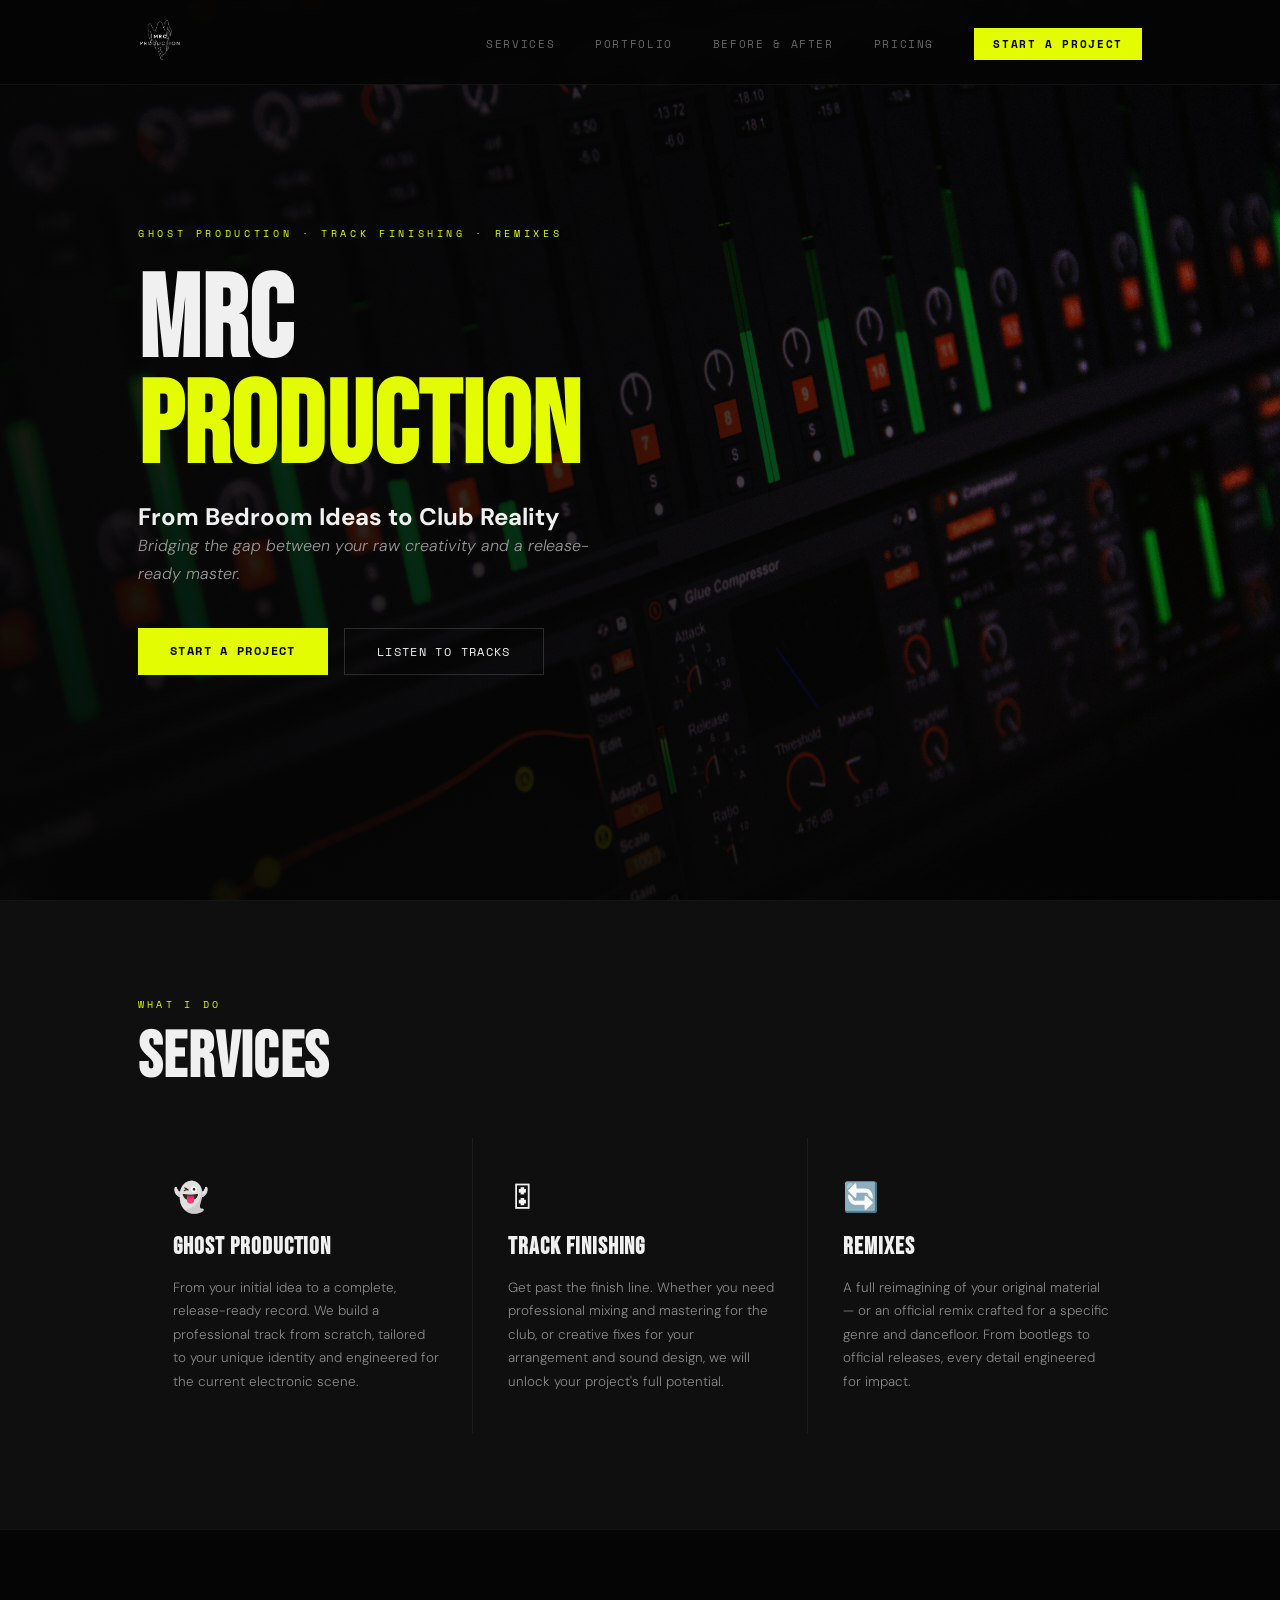
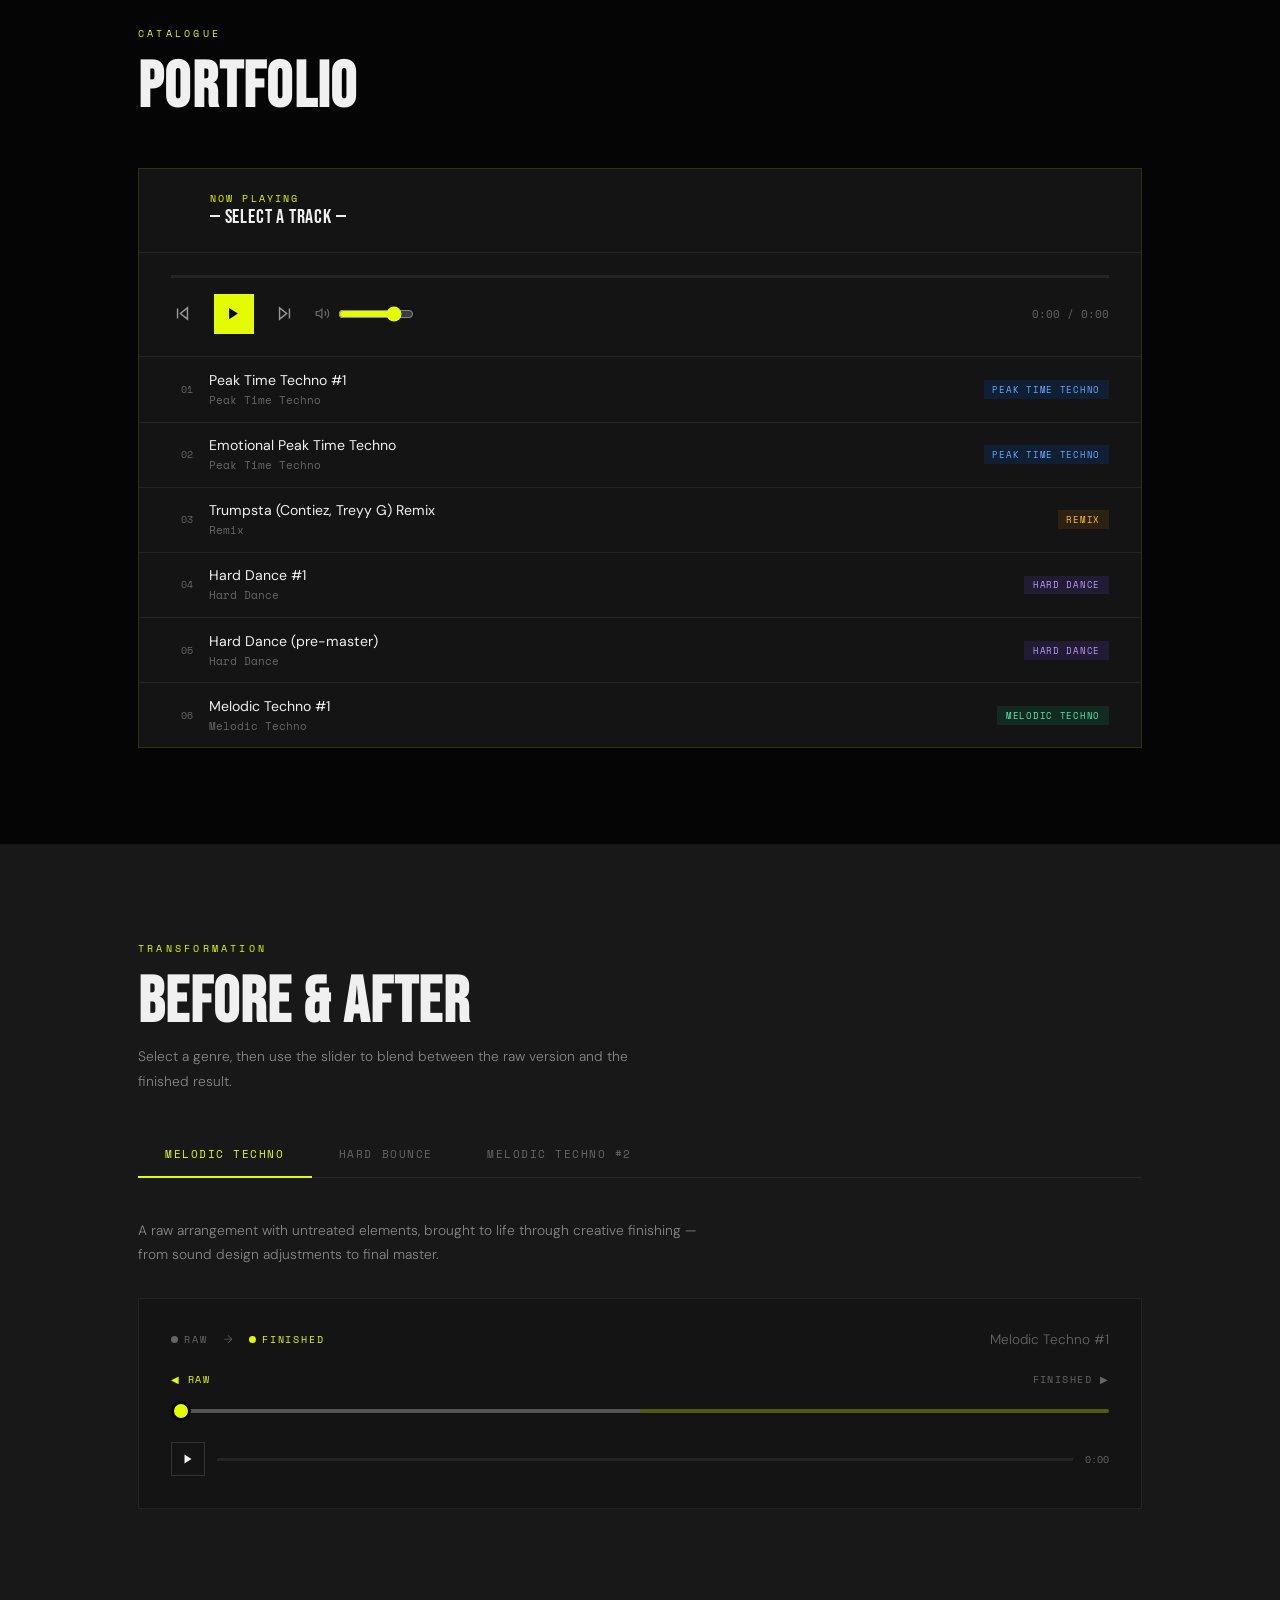
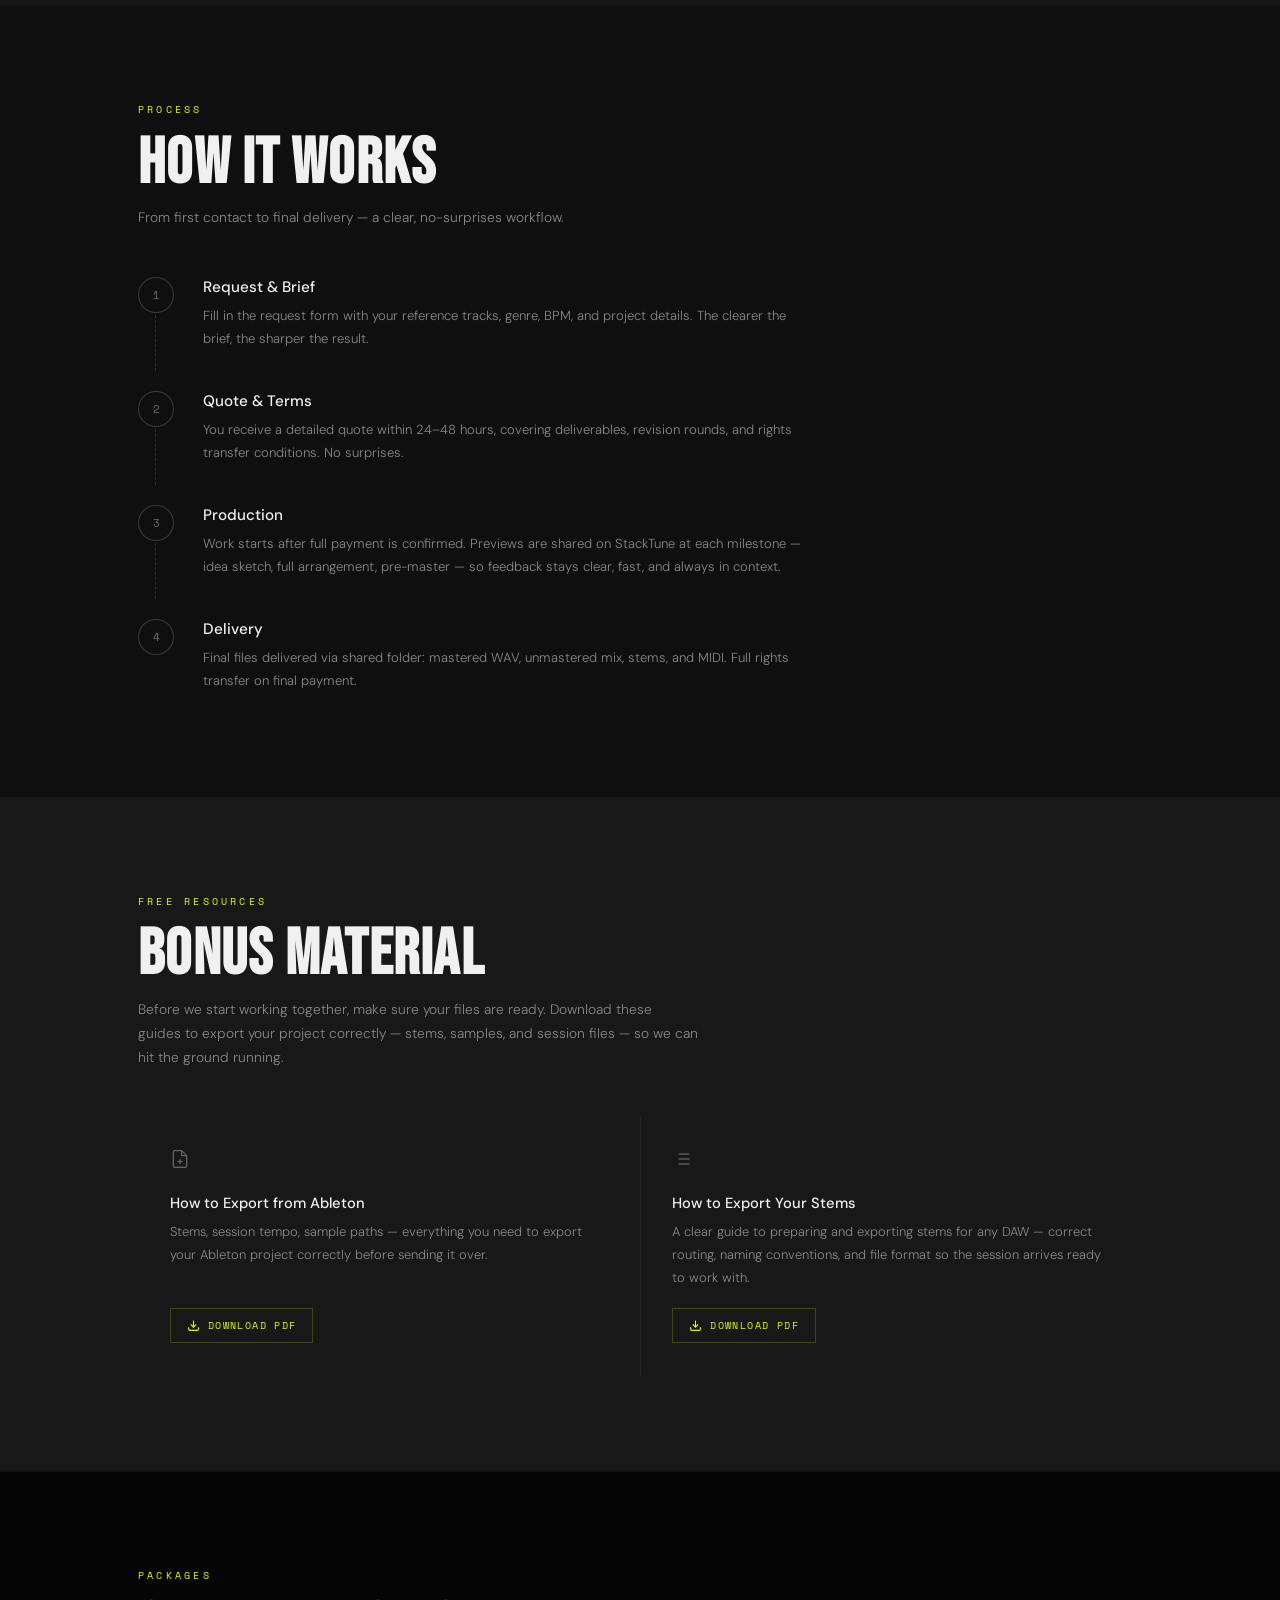
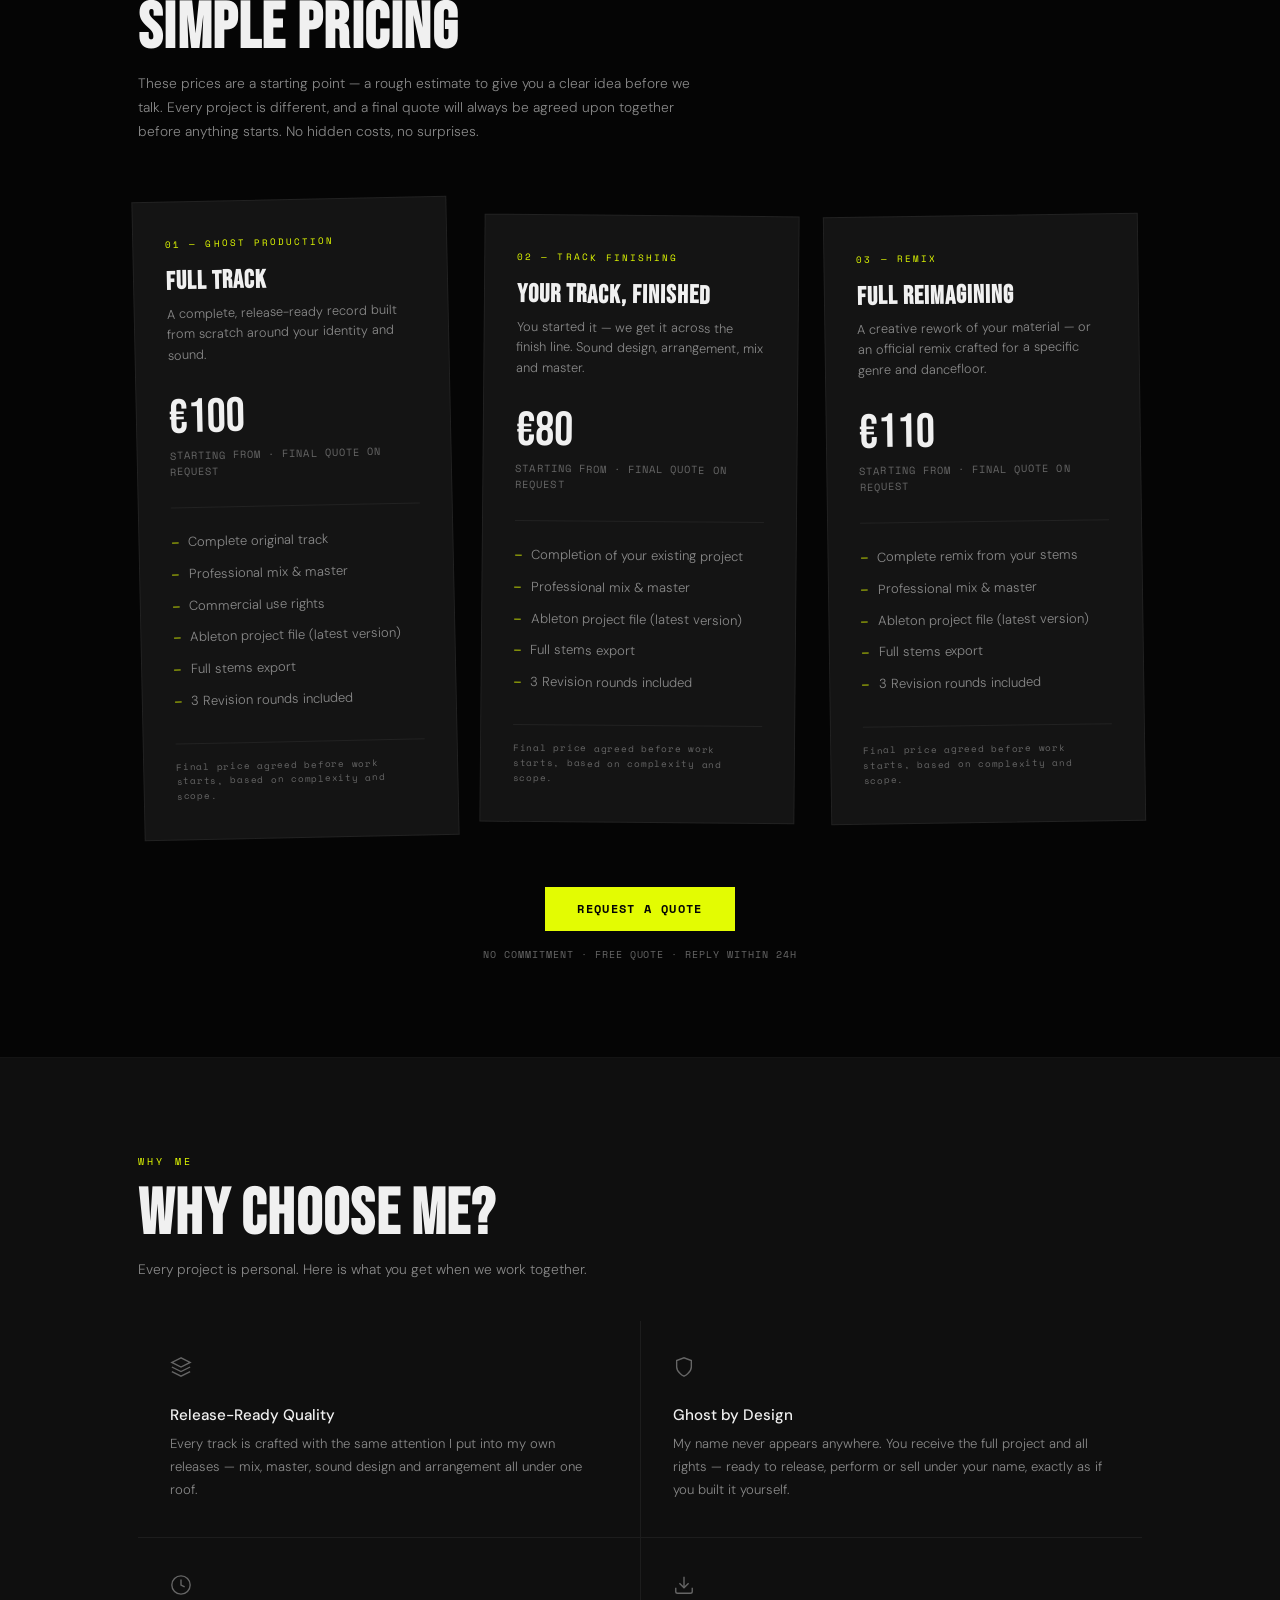
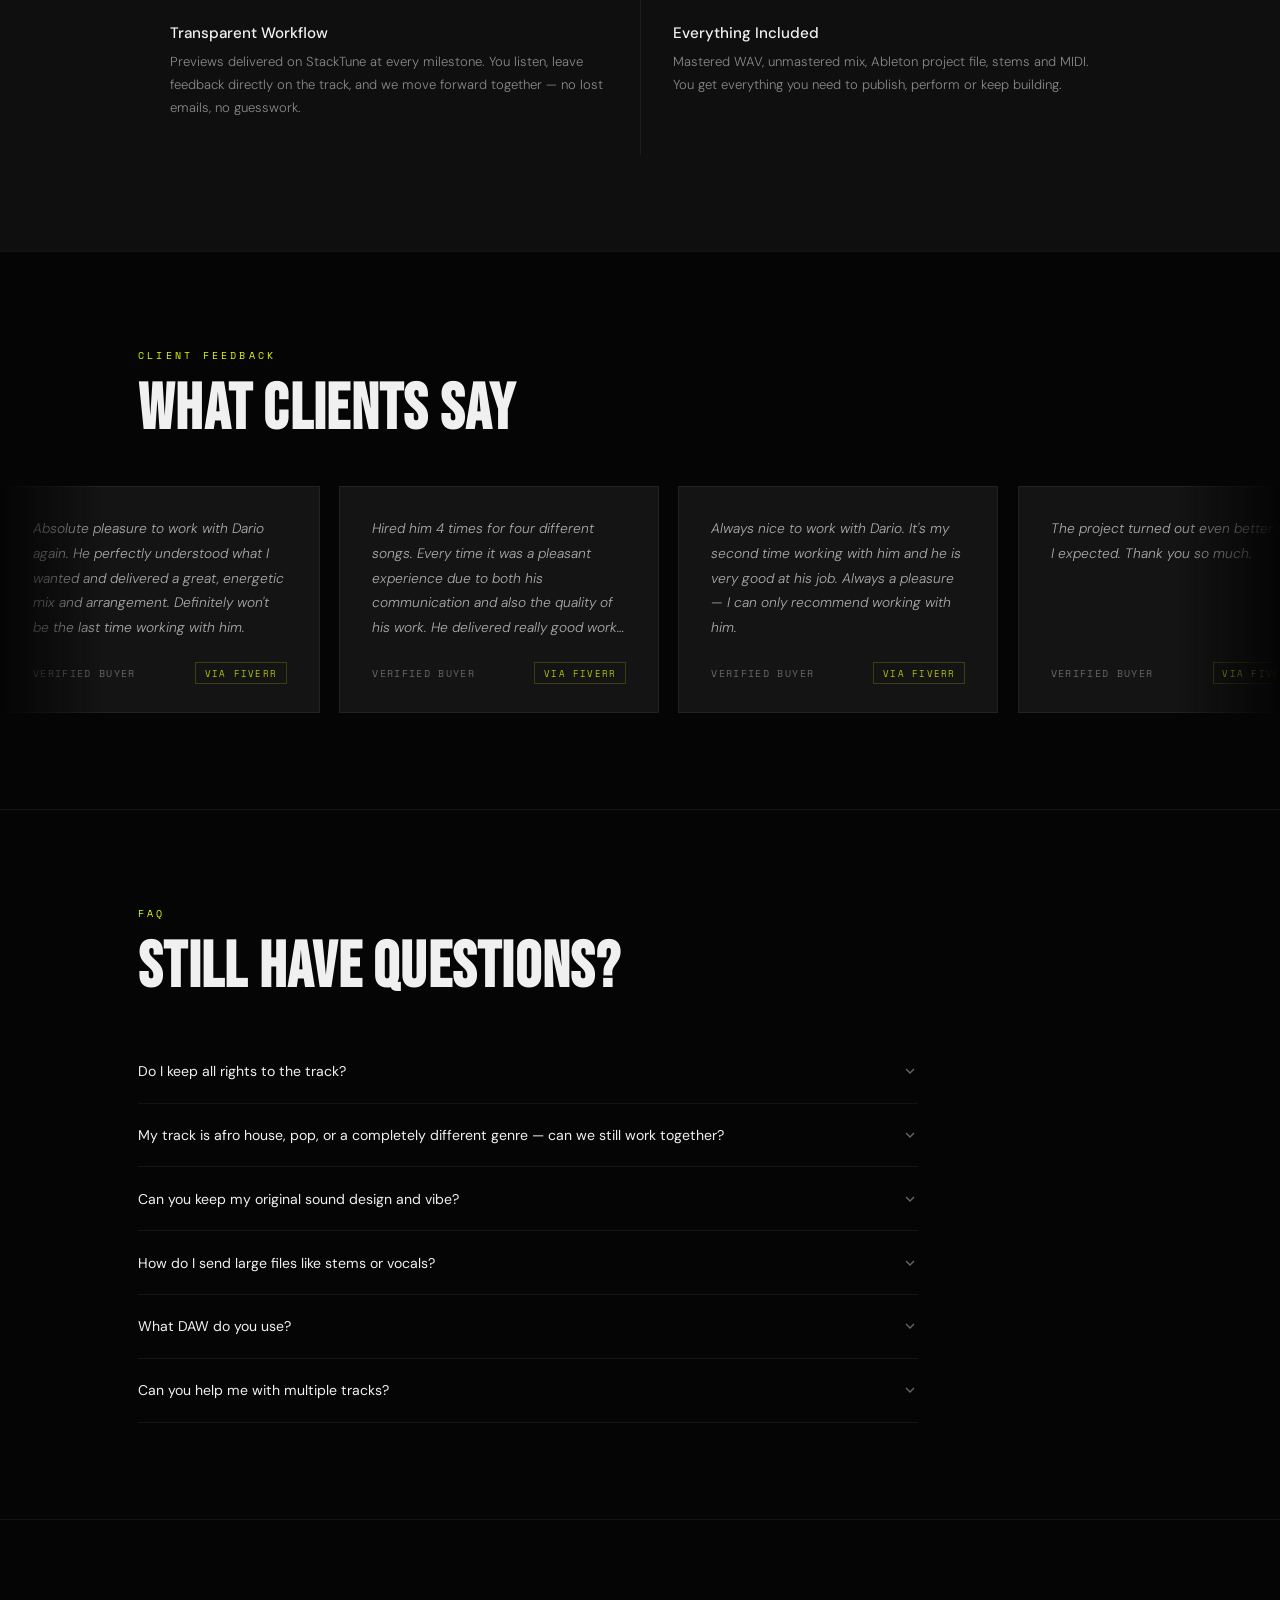
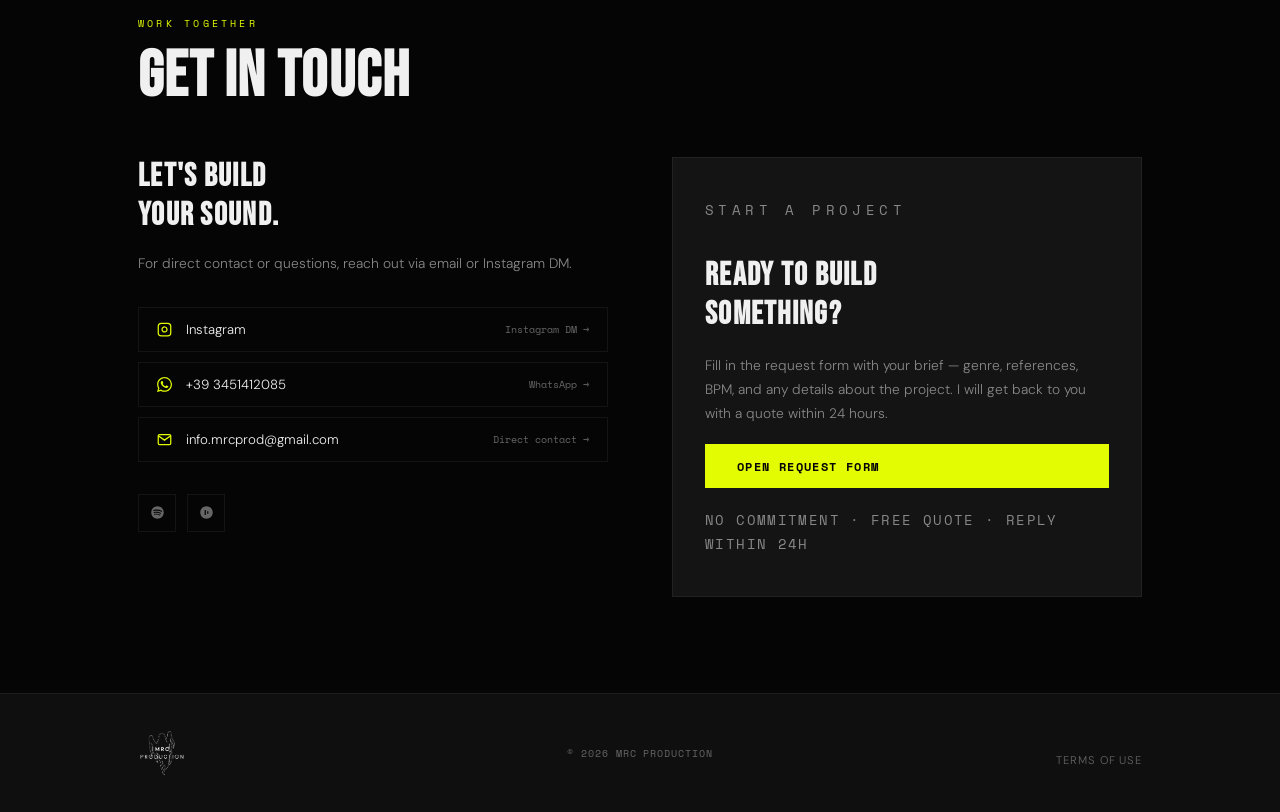
<file: index.html>
<!DOCTYPE html>
<html lang="en">
<head>
<meta charset="UTF-8">
<meta name="viewport" content="width=device-width, initial-scale=1.0">
<title>MRC Production</title>
<link rel="preconnect" href="https://fonts.googleapis.com">
<link rel="preconnect" href="https://fonts.gstatic.com" crossorigin>
<link href="https://fonts.googleapis.com/css2?family=Bebas+Neue&family=Space+Mono:ital,wght@0,400;0,700;1,400&family=DM+Sans:ital,wght@0,300;0,400;0,500;1,300&display=swap" rel="stylesheet">
<link rel="stylesheet" href="css/style.css">
<link rel="icon" type="image/png" href="img/logo-icon.png">
</head>
<body>

<!-- NAV -->
<nav>
  <div class="nav-inner">
    <a href="#hero"><img src="img/logo.png" alt="MRC Production" class="nav-logo" id="nav-logo"></a>
    <ul class="nav-links">
      <li><a href="#services">Services</a></li>
      <li><a href="#portfolio">Portfolio</a></li>
      <li><a href="#ba">Before &amp; After</a></li>
      <li><a href="#pricing">Pricing</a></li>
      <li><a href="#contact" class="nav-cta">Start a Project</a></li>
    </ul>
    <button class="nav-hamburger" id="nav-hamburger" aria-label="Menu">
      <span></span><span></span><span></span>
    </button>
  </div>
</nav>

<!-- MOBILE MENU OVERLAY -->
<div class="mobile-menu" id="mobile-menu">
  <ul>
    <li><a href="#services">Services</a></li>
    <li><a href="#portfolio">Portfolio</a></li>
    <li><a href="#ba">Before &amp; After</a></li>
    <li><a href="#pricing">Pricing</a></li>
    <li><a href="#contact" class="nav-cta">Start a Project</a></li>
  </ul>
</div>
  </div>


<!-- HERO -->
<section id="hero">
  <div class="hero-glow"></div>
  <img src="img/logo.png" alt="" class="hero-logo-bg" aria-hidden="true">
  <div class="container">
    <div class="hero-inner">
      <p class="hero-eyebrow">Ghost Production · Track Finishing · Remixes</p>
      <h1 class="hero-h1">MRC <br><em>PRODUCTION</em></h1>
      <h2 class="hero-h2">From Bedroom Ideas to Club Reality</h2>
      <p class="hero-sub">Bridging the gap between your raw creativity and a release-ready master.</p>
      <div class="hero-btns">
        <a href="https://tally.so/r/KYkYyA" target="_blank" class="btn-acid">Start a Project</a>
        <a href="#portfolio" class="btn-ghost">Listen to tracks</a>
      </div>
    </div>
  </div>
</section>

<hr class="divider">

<!-- SERVICES -->
<section id="services">
  <div class="container">
    <p class="s-tag">What I do</p>
    <h2 class="s-title">Services</h2>
    <div class="svc-grid">
      <div class="svc-card">
        <div class="svc-icon">👻</div>
        <h3>Ghost Production</h3>
        <p>From your initial idea to a complete, release-ready record. We build a professional track from scratch, tailored to your unique identity and engineered for the current electronic scene.</p>
      </div>
      <div class="svc-card">
        <div class="svc-icon">🎛</div>
        <h3>Track Finishing</h3>
        <p>Get past the finish line. Whether you need professional mixing and mastering for the club, or creative fixes for your arrangement and sound design, we will unlock your project's full potential.</p>
      </div>
      <div class="svc-card">
        <div class="svc-icon">🔄</div>
        <h3>Remixes</h3>
        <p>A full reimagining of your original material — or an official remix crafted for a specific genre and dancefloor. From bootlegs to official releases, every detail engineered for impact.</p>
      </div>
    </div>
  </div>
</section>

<hr class="divider">

<!-- PORTFOLIO -->
<section id="portfolio">
  <div class="container">
    <p class="s-tag">Catalogue</p>
    <h2 class="s-title">Portfolio</h2>
    <audio id="main-audio" preload="none"></audio>
    <div class="playlist-shell">
      <div class="pl-header">
        <div class="waveform" id="waveform">
          <div class="wb"></div><div class="wb"></div><div class="wb"></div>
          <div class="wb"></div><div class="wb"></div>
        </div>
        <div>
          <div class="np-label">Now Playing</div>
          <div id="np-title">— Select a track —</div>
        </div>
        <div id="np-genre"></div>
      </div>
      <div class="pl-controls">
        <div class="prog-wrap" id="main-prog-wrap"><div class="prog-fill" id="main-prog"></div></div>
        <div class="ctrl-row">
          <button class="cbtn" id="btn-prev">
            <svg width="17" height="17" viewBox="0 0 24 24" fill="none" stroke="currentColor" stroke-width="2"><polygon points="19 20 9 12 19 4 19 20"/><line x1="5" y1="19" x2="5" y2="5"/></svg>
          </button>
          <button class="pbtn" id="btn-play">
            <svg id="play-ic" width="15" height="15" viewBox="0 0 24 24" fill="currentColor"><polygon points="5 3 19 12 5 21 5 3"/></svg>
            <svg id="pause-ic" width="15" height="15" viewBox="0 0 24 24" fill="currentColor" style="display:none"><rect x="6" y="4" width="4" height="16"/><rect x="14" y="4" width="4" height="16"/></svg>
          </button>
          <button class="cbtn" id="btn-next">
            <svg width="17" height="17" viewBox="0 0 24 24" fill="none" stroke="currentColor" stroke-width="2"><polygon points="5 4 15 12 5 20 5 4"/><line x1="19" y1="5" x2="19" y2="19"/></svg>
          </button>
          <div class="vol-wrap">
            <svg width="15" height="15" viewBox="0 0 24 24" fill="none" stroke="currentColor" stroke-width="2" style="color:var(--muted)"><polygon points="11 5 6 9 2 9 2 15 6 15 11 19 11 5"/><path d="M19.07 4.93a10 10 0 0 1 0 14.14"/><path d="M15.54 8.46a5 5 0 0 1 0 7.07"/></svg>
            <input type="range" id="vol" min="0" max="1" step="0.05" value="0.8">
          </div>
          <div class="time-d"><span id="cur-t">0:00</span> / <span id="dur-t">0:00</span></div>
        </div>
      </div>
      <ul class="track-list" id="track-list"></ul>
    </div>
  </div>
</section>

<hr class="divider">

<!-- BEFORE / AFTER -->
<section id="ba">
  <div class="container">
    <p class="s-tag">Transformation</p>
    <h2 class="s-title">Before &amp; After</h2>
    <p style="color:#888;font-size:0.86rem;max-width:520px;line-height:1.75;margin-top:0.6rem">
      Select a genre, then use the slider to blend between the raw version and the finished result.
    </p>
    <div class="genre-tabs">
      <button class="gtab active" data-genre="melodic-techno">Melodic Techno</button>
      <button class="gtab" data-genre="hard-bounce">Hard Bounce</button>
      <button class="gtab" data-genre="melodic-techno-2">Melodic Techno #2</button>
    </div>

    <!-- MELODIC TECHNO PANEL -->
    <div class="ba-panel active" data-panel="melodic-techno">
      <p class="ba-desc">A raw arrangement with untreated elements, brought to life through creative finishing — from sound design adjustments to final master.</p>
      <div class="ab-player">
        <div class="ab-track-row">
          <div class="ab-labels">
            <span class="ab-lbl before"><span class="ab-dot dot-b"></span> Raw</span>
            <span style="color:var(--muted);font-size:0.7rem">→</span>
            <span class="ab-lbl after"><span class="ab-dot dot-a"></span> Finished</span>
          </div>
          <span class="ab-track-name" style="font-size:0.85rem;color:var(--muted)">Melodic Techno #1</span>
        </div>
        <div class="ab-slider-wrap">
          <div class="ab-slider-label">
            <span class="active-side" id="lbl-techno-l">◀ RAW</span>
            <span id="lbl-techno-r" style="color:var(--muted)">FINISHED ▶</span>
          </div>
          <input type="range" class="ab-range" min="0" max="100" value="0" id="ab-techno-slider">
        </div>
        <div class="mini-play-row" id="ab-techno-player">
          <button class="mini-pbtn" id="ab-techno-btn">
            <svg width="12" height="12" viewBox="0 0 24 24" fill="currentColor"><polygon points="5 3 19 12 5 21 5 3"/></svg>
          </button>
          <div class="mini-prog" id="ab-techno-prog"><div class="mini-fill" id="ab-techno-fill"></div></div>
          <div class="mini-time" id="ab-techno-time">0:00</div>
        </div>
      </div>
    </div>

    <!-- HARD BOUNCE PANEL -->
    <div class="ba-panel" data-panel="hard-bounce">
      <p class="ba-desc">A raw creative sketch built around a precise client brief — taken from rough idea to finished record through sound design, arrangement and full technical treatment.</p>
      <div class="ab-player">
        <div class="ab-track-row">
          <div class="ab-labels">
            <span class="ab-lbl before"><span class="ab-dot dot-b"></span> Raw</span>
            <span style="color:var(--muted);font-size:0.7rem">→</span>
            <span class="ab-lbl after"><span class="ab-dot dot-a"></span> Finished</span>
          </div>
          <span class="ab-track-name" style="font-size:0.85rem;color:var(--muted)">Hard Bounce #1</span>
        </div>
        <div class="ab-slider-wrap">
          <div class="ab-slider-label">
            <span class="active-side" id="lbl-dark-l">◀ RAW</span>
            <span id="lbl-dark-r" style="color:var(--muted)">FINISHED ▶</span>
          </div>
          <input type="range" class="ab-range" min="0" max="100" value="0" id="ab-dark-slider">
        </div>
        <div class="mini-play-row" id="ab-dark-player">
          <button class="mini-pbtn" id="ab-dark-btn">
            <svg width="12" height="12" viewBox="0 0 24 24" fill="currentColor"><polygon points="5 3 19 12 5 21 5 3"/></svg>
          </button>
          <div class="mini-prog" id="ab-dark-prog"><div class="mini-fill" id="ab-dark-fill"></div></div>
          <div class="mini-time" id="ab-dark-time">0:00</div>
        </div>
      </div>
    </div>

    <!-- MELODIC TECHNO 2 PANEL -->
    <div class="ba-panel" data-panel="melodic-techno-2">
      <p class="ba-desc">A delicate, hypnotic track where the subtleties matter most — clean space, tonal balance, and movement refined from demo to release.</p>
      <div class="ab-player">
        <div class="ab-track-row">
          <div class="ab-labels">
            <span class="ab-lbl before"><span class="ab-dot dot-b"></span> Raw</span>
            <span style="color:var(--muted);font-size:0.7rem">→</span>
            <span class="ab-lbl after"><span class="ab-dot dot-a"></span> Finished</span>
          </div>
          <span class="ab-track-name" style="font-size:0.85rem;color:var(--muted)">Melodic Techno #2</span>
        </div>
        <div class="ab-slider-wrap">
          <div class="ab-slider-label">
            <span class="active-side" id="lbl-min-l">◀ RAW</span>
            <span id="lbl-min-r" style="color:var(--muted)">FINISHED ▶</span>
          </div>
          <input type="range" class="ab-range" min="0" max="100" value="0" id="ab-min-slider">
        </div>
        <div class="mini-play-row" id="ab-min-player">
          <button class="mini-pbtn" id="ab-min-btn">
            <svg width="12" height="12" viewBox="0 0 24 24" fill="currentColor"><polygon points="5 3 19 12 5 21 5 3"/></svg>
          </button>
          <div class="mini-prog" id="ab-min-prog"><div class="mini-fill" id="ab-min-fill"></div></div>
          <div class="mini-time" id="ab-min-time">0:00</div>
        </div>
      </div>
    </div>
  </div>
</section>

<hr class="divider">

<!-- HOW I WORK -->
<section id="how">
  <div class="container">
    <p class="s-tag">Process</p>
    <h2 class="s-title">How It Works</h2>
    <p style="color:#888;font-size:0.86rem;max-width:520px;line-height:1.75;margin-top:0.6rem">
      From first contact to final delivery — a clear, no-surprises workflow.
    </p>
    <div class="how-list">
      <div class="how-item">
        <div class="how-num">1</div>
        <div class="how-body">
          <h3>Request &amp; Brief</h3>
          <p>Fill in the request form with your reference tracks, genre, BPM, and project details. The clearer the brief, the sharper the result.</p>
        </div>
      </div>
      <div class="how-item">
        <div class="how-num">2</div>
        <div class="how-body">
          <h3>Quote &amp; Terms</h3>
          <p>You receive a detailed quote within 24–48 hours, covering deliverables, revision rounds, and rights transfer conditions. No surprises.</p>
        </div>
      </div>
      <div class="how-item">
        <div class="how-num">3</div>
        <div class="how-body">
          <h3>Production</h3>
          <p>Work starts after full payment is confirmed. Previews are shared on StackTune at each milestone — idea sketch, full arrangement, pre-master — so feedback stays clear, fast, and always in context.</p>
        </div>
      </div>
      <div class="how-item">
        <div class="how-num">4</div>
        <div class="how-body">
          <h3>Delivery</h3>
          <p>Final files delivered via shared folder: mastered WAV, unmastered mix, stems, and MIDI. Full rights transfer on final payment.</p>
        </div>
      </div>
    </div>
  </div>
</section>

<hr class="divider">

<!-- BONUS MATERIAL -->
<section id="bonus">
  <div class="container">
    <p class="s-tag">Free Resources</p>
    <h2 class="s-title">Bonus Material</h2>
    <p class="bonus-intro">
      Before we start working together, make sure your files are ready.
      Download these guides to export your project correctly — stems, samples, and session files — so we can hit the ground running.
    </p>
    <div class="bonus-grid">

      <div class="bonus-card reveal">
        <div class="bonus-icon">
          <svg width="20" height="20" viewBox="0 0 24 24" fill="none" stroke="currentColor" stroke-width="1.5"><path d="M14 2H6a2 2 0 0 0-2 2v16a2 2 0 0 0 2 2h12a2 2 0 0 0 2-2V8z"/><polyline points="14 2 14 8 20 8"/><line x1="12" y1="18" x2="12" y2="12"/><line x1="9" y1="15" x2="15" y2="15"/></svg>
        </div>
        <div class="bonus-body">
          <h3>How to Export from Ableton</h3>
          <p>Stems, session tempo, sample paths — everything you need to export your Ableton project correctly before sending it over.</p>
        </div>
        <a href="pdf/export-ableton.pdf" target="_blank" class="bonus-dl" download>
          <svg width="13" height="13" viewBox="0 0 24 24" fill="none" stroke="currentColor" stroke-width="2"><path d="M21 15v4a2 2 0 0 1-2 2H5a2 2 0 0 1-2-2v-4"/><polyline points="7 10 12 15 17 10"/><line x1="12" y1="15" x2="12" y2="3"/></svg>
          Download PDF
        </a>
      </div>

      <div class="bonus-card reveal">
        <div class="bonus-icon">
          <svg width="20" height="20" viewBox="0 0 24 24" fill="none" stroke="currentColor" stroke-width="1.5">
            <line x1="8" y1="6" x2="21" y2="6"/>
            <line x1="8" y1="12" x2="21" y2="12"/>
            <line x1="8" y1="18" x2="21" y2="18"/>
            <line x1="3" y1="6" x2="3.01" y2="6"/>
            <line x1="3" y1="12" x2="3.01" y2="12"/>
            <line x1="3" y1="18" x2="3.01" y2="18"/>
          </svg>
        </div>
        <div class="bonus-body">
          <h3>How to Export Your Stems</h3>
          <p>A clear guide to preparing and exporting stems for any DAW — correct routing, naming conventions, and file format so the session arrives ready to work with.</p>
        </div>
        <a href="pdf/export-stems.pdf" target="_blank" class="bonus-dl" download>
          <svg width="13" height="13" viewBox="0 0 24 24" fill="none" stroke="currentColor" stroke-width="2"><path d="M21 15v4a2 2 0 0 1-2 2H5a2 2 0 0 1-2-2v-4"/><polyline points="7 10 12 15 17 10"/><line x1="12" y1="15" x2="12" y2="3"/></svg>
          Download PDF
        </a>
      </div>


    </div>
  </div>
</section>

<hr class="divider">

<!-- PRICING -->
<section id="pricing">
  <div class="container">
    <p class="s-tag">Packages</p>
    <h2 class="s-title">Simple Pricing</h2>
    <p class="pricing-intro">
      These prices are a starting point — a rough estimate to give you a clear idea before we talk.
      Every project is different, and a final quote will always be agreed upon together before anything starts.
      No hidden costs, no surprises.
    </p>

    <div class="pricing-grid">

      <!-- GHOST PRODUCTION -->
      <div class="pricing-card">
        <div class="pricing-tag">01 — Ghost Production</div>
        <h3>Full Track</h3>
        <p class="pricing-sub">A complete, release-ready record built from scratch around your identity and sound.</p>
        <div class="pricing-price">
          <span class="amount">€100</span>
          <span class="suffix">STARTING FROM · FINAL QUOTE ON REQUEST</span>
        </div>
        <hr class="pricing-divider">
        <ul class="pricing-features">
          <li>Complete original track</li>
          <li>Professional mix &amp; master</li>
          <li>Commercial use rights</li>
          <li>Ableton project file (latest version)</li>
          <li>Full stems export</li>
          <li>3 Revision rounds included</li>
        </ul>
        <p class="pricing-disclaimer">Final price agreed before work starts, based on complexity and scope.</p>
      </div>

      <!-- TRACK FINISHING -->
      <div class="pricing-card">
        <div class="pricing-tag">02 — Track Finishing</div>
        <h3>Your Track, Finished</h3>
        <p class="pricing-sub">You started it — we get it across the finish line. Sound design, arrangement, mix and master.</p>
        <div class="pricing-price">
          <span class="amount">€80</span>
          <span class="suffix">STARTING FROM · FINAL QUOTE ON REQUEST</span>
        </div>
        <hr class="pricing-divider">
        <ul class="pricing-features">
          <li>Completion of your existing project</li>
          <li>Professional mix &amp; master</li>
          <li>Ableton project file (latest version)</li>
          <li>Full stems export</li>
          <li>3 Revision rounds included</li>
        </ul>
        <p class="pricing-disclaimer">Final price agreed before work starts, based on complexity and scope.</p>
      </div>

      <!-- REMIX -->
      <div class="pricing-card">
        <div class="pricing-tag">03 — Remix</div>
        <h3>Full Reimagining</h3>
        <p class="pricing-sub">A creative rework of your material — or an official remix crafted for a specific genre and dancefloor.</p>
        <div class="pricing-price">
          <span class="amount">€110</span>
          <span class="suffix">STARTING FROM · FINAL QUOTE ON REQUEST</span>
        </div>
        <hr class="pricing-divider">
        <ul class="pricing-features">
          <li>Complete remix from your stems</li>
          <li>Professional mix &amp; master</li>
          <li>Ableton project file (latest version)</li>
          <li>Full stems export</li>
          <li>3 Revision rounds included</li>
        </ul>
        <p class="pricing-disclaimer">Final price agreed before work starts, based on complexity and scope.</p>
      </div>

    </div>

    <div class="pricing-cta">
      <a href="https://tally.so/r/KYkYyA" target="_blank" class="btn-acid">Request a Quote</a>
      <p>NO COMMITMENT · FREE QUOTE · REPLY WITHIN 24H</p>
    </div>
  </div>
</section>

<hr class="divider">

<!-- WHY CHOOSE ME -->
<section id="why">
  <div class="container">
    <p class="s-tag">Why Me</p>
    <h2 class="s-title">Why Choose Me?</h2>
    <p class="why-intro">Every project is personal. Here is what you get when we work together.</p>

    <div class="why-grid">

      <div class="why-card">
        <div class="why-icon">
          <svg width="22" height="22" viewBox="0 0 24 24" fill="none" stroke="currentColor" stroke-width="1.5">
            <path d="M12 2L2 7l10 5 10-5-10-5z"/><path d="M2 17l10 5 10-5"/><path d="M2 12l10 5 10-5"/>
          </svg>
        </div>
        <h3>Release-Ready Quality</h3>
        <p>Every track is crafted with the same attention I put into my own releases — mix, master, sound design and arrangement all under one roof.</p>
      </div>

      <div class="why-card">
        <div class="why-icon">
          <svg width="22" height="22" viewBox="0 0 24 24" fill="none" stroke="currentColor" stroke-width="1.5">
            <path d="M12 22s8-4 8-10V5l-8-3-8 3v7c0 6 8 10 8 10z"/>
          </svg>
        </div>
        <h3>Ghost by Design</h3>
        <p>My name never appears anywhere. You receive the full project and all rights — ready to release, perform or sell under your name, exactly as if you built it yourself.</p>
      </div>

      <div class="why-card">
        <div class="why-icon">
          <svg width="22" height="22" viewBox="0 0 24 24" fill="none" stroke="currentColor" stroke-width="1.5">
            <circle cx="12" cy="12" r="10"/><polyline points="12 6 12 12 16 14"/>
          </svg>
        </div>
        <h3>Transparent Workflow</h3>
        <p>Previews delivered on StackTune at every milestone. You listen, leave feedback directly on the track, and we move forward together — no lost emails, no guesswork.</p>
      </div>

      <div class="why-card">
        <div class="why-icon">
          <svg width="22" height="22" viewBox="0 0 24 24" fill="none" stroke="currentColor" stroke-width="1.5">
            <path d="M21 15v4a2 2 0 0 1-2 2H5a2 2 0 0 1-2-2v-4"/><polyline points="7 10 12 15 17 10"/><line x1="12" y1="15" x2="12" y2="3"/>
          </svg>
        </div>
        <h3>Everything Included</h3>
        <p>Mastered WAV, unmastered mix, Ableton project file, stems and MIDI. You get everything you need to publish, perform or keep building.</p>
      </div>

    </div>
  </div>
</section>

<hr class="divider">

<!-- REVIEWS -->
<section id="reviews">
  <div class="container">
    <p class="s-tag">Client Feedback</p>
    <h2 class="s-title">What Clients Say</h2>
  </div>
  <div class="reviews-marquee-outer">
    <div class="reviews-track" id="reviews-track">
      <!-- cards injected by JS -->
    </div>
  </div>
</section>

<hr class="divider">

<!-- FAQ -->
<section id="faq">
  <div class="container">
    <p class="s-tag">FAQ</p>
    <h2 class="s-title">Still Have Questions?</h2>

    <div class="faq-list">

      <div class="faq-item">
        <button class="faq-question">
          <span>Do I keep all rights to the track?</span>
          <svg class="faq-arrow" width="16" height="16" viewBox="0 0 24 24" fill="none" stroke="currentColor" stroke-width="2"><polyline points="6 9 12 15 18 9"/></svg>
        </button>
        <div class="faq-answer">
          <p>Yes, fully. On final payment you receive a complete transfer of rights — no co-credits, no royalty claims, no NDA to chase. The track is yours to release, sell or perform under your name with no strings attached.</p>
        </div>
      </div>

      <div class="faq-item">
        <button class="faq-question">
          <span>My track is afro house, pop, or a completely different genre — can we still work together?</span>
          <svg class="faq-arrow" width="16" height="16" viewBox="0 0 24 24" fill="none" stroke="currentColor" stroke-width="2"><polyline points="6 9 12 15 18 9"/></svg>
        </button>
        <div class="faq-answer">
          <p>Techno is my home, but I'm genuinely curious about new sound design  territory. Send a brief and we'll figure out if it's a good fit.</p>
        </div>
      </div>

      <div class="faq-item">
        <button class="faq-question">
          <span>Can you keep my original sound design and vibe?</span>
          <svg class="faq-arrow" width="16" height="16" viewBox="0 0 24 24" fill="none" stroke="currentColor" stroke-width="2"><polyline points="6 9 12 15 18 9"/></svg>
        </button>
        <div class="faq-answer">
          <p>Absolutely — preserving your identity is the whole point. Share reference tracks, describe your sound, and send whatever you have already built. The brief stage exists precisely to make sure the result sounds like you, not like me.</p>
        </div>
      </div>

      <div class="faq-item">
        <button class="faq-question">
          <span>How do I send large files like stems or vocals?</span>
          <svg class="faq-arrow" width="16" height="16" viewBox="0 0 24 24" fill="none" stroke="currentColor" stroke-width="2"><polyline points="6 9 12 15 18 9"/></svg>
        </button>
        <div class="faq-answer">
          <p>Google Drive or WeTransfer both work fine. Once the project is confirmed I will send you a shared folder where you can drop everything — stems, samples, vocals, references. No need to compress or rename anything, just upload as is.</p>
        </div>
      </div>

      <div class="faq-item">
        <button class="faq-question">
          <span>What DAW do you use?</span>
          <svg class="faq-arrow" width="16" height="16" viewBox="0 0 24 24" fill="none" stroke="currentColor" stroke-width="2"><polyline points="6 9 12 15 18 9"/></svg>
        </button>
        <div class="faq-answer">
          <p>I work exclusively in Ableton Live (latest version). Every project is delivered with the full Ableton session, organised and labelled, so you can open it, edit it or continue building on top of it without any issues.</p>
        </div>
      </div>

      <div class="faq-item">
        <button class="faq-question">
          <span>Can you help me with multiple tracks?</span>
          <svg class="faq-arrow" width="16" height="16" viewBox="0 0 24 24" fill="none" stroke="currentColor" stroke-width="2"><polyline points="6 9 12 15 18 9"/></svg>
        </button>
        <div class="faq-answer">
          <p>Yes, and it tends to work even better over time — the more we collaborate, the sharper the results become. If you have an EP or a series of tracks in mind, mention it in the brief and we can discuss a plan that makes sense for the scope.</p>
        </div>
      </div>

    </div>
  </div>
</section>

<hr class="divider">

<!-- CONTACT -->
<section id="contact">
  <div class="container">
    <p class="s-tag">Work together</p>
    <h2 class="s-title">Get in Touch</h2>
    <div class="contact-grid">
      <div class="contact-l">
        <h3>Let's build<br>your sound.</h3>
        <p>For direct contact or questions, reach out via email or Instagram DM.</p>
        <div class="platform-links">
          <a href="https://www.instagram.com/dariomrc_/" target="_blank" class="plink">
            <svg width="15" height="15" viewBox="0 0 24 24" fill="none" stroke="currentColor" stroke-width="2" style="color:var(--acid)"><rect x="2" y="2" width="20" height="20" rx="5" ry="5"/><path d="M16 11.37A4 4 0 1 1 12.63 8 4 4 0 0 1 16 11.37z"/><line x1="17.5" y1="6.5" x2="17.51" y2="6.5"/></svg>
            Instagram
            <span>Instagram DM →</span>
          </a>
          <a href="https://wa.me/393451412085" target="_blank" class="plink">
            <svg width="15" height="15" viewBox="0 0 24 24" fill="currentColor" style="color:var(--acid)"><path d="M17.472 14.382c-.297-.149-1.758-.867-2.03-.967-.273-.099-.471-.148-.67.15-.197.297-.767.966-.94 1.164-.173.199-.347.223-.644.075-.297-.15-1.255-.463-2.39-1.475-.883-.788-1.48-1.761-1.653-2.059-.173-.297-.018-.458.13-.606.134-.133.298-.347.446-.52.149-.174.198-.298.298-.497.099-.198.05-.371-.025-.52-.075-.149-.669-1.612-.916-2.207-.242-.579-.487-.5-.669-.51-.173-.008-.371-.01-.57-.01-.198 0-.52.074-.792.372-.272.297-1.04 1.016-1.04 2.479 0 1.462 1.065 2.875 1.213 3.074.149.198 2.096 3.2 5.077 4.487.709.306 1.262.489 1.694.625.712.227 1.36.195 1.871.118.571-.085 1.758-.719 2.006-1.413.248-.694.248-1.289.173-1.413-.074-.124-.272-.198-.57-.347m-5.421 7.403h-.004a9.87 9.87 0 0 1-5.031-1.378l-.361-.214-3.741.982.998-3.648-.235-.374a9.86 9.86 0 0 1-1.51-5.26c.001-5.45 4.436-9.884 9.888-9.884 2.64 0 5.122 1.03 6.988 2.898a9.825 9.825 0 0 1 2.893 6.994c-.003 5.45-4.437 9.884-9.885 9.884m8.413-18.297A11.815 11.815 0 0 0 12.05 0C5.495 0 .16 5.335.157 11.892c0 2.096.547 4.142 1.588 5.945L.057 24l6.305-1.654a11.882 11.882 0 0 0 5.683 1.448h.005c6.554 0 11.89-5.335 11.893-11.893a11.821 11.821 0 0 0-3.48-8.413z"/></svg>
            +39 3451412085
            <span>WhatsApp →</span>
          </a>
          <a href="mailto:info.mrcprod@gmail.com" class="plink">
            <svg width="15" height="15" viewBox="0 0 24 24" fill="none" stroke="currentColor" stroke-width="2" style="color:var(--acid)"><path d="M4 4h16c1.1 0 2 .9 2 2v12c0 1.1-.9 2-2 2H4c-1.1 0-2-.9-2-2V6c0-1.1.9-2 2-2z"/><polyline points="22,6 12,13 2,6"/></svg>
            info.mrcprod@gmail.com
            <span>Direct contact →</span>
          </a>
        </div>
        <div class="social-row">
          <a href="https://open.spotify.com/intl-it/artist/6VQ0Bo8JkMjEYPoqm6rpOe?si=LOqRuk-kR5mEwkKFVgA6pg" target="_blank" class="social-btn" title="Spotify">
            <svg width="15" height="15" viewBox="0 0 24 24" fill="currentColor"><path d="M12 2C6.477 2 2 6.477 2 12s4.477 10 10 10 10-4.477 10-10S17.523 2 12 2zm4.586 14.424a.622.622 0 0 1-.857.207c-2.348-1.435-5.304-1.76-8.785-.964a.623.623 0 0 1-.277-1.215c3.809-.87 7.077-.496 9.712 1.115a.622.622 0 0 1 .207.857zm1.223-2.722a.78.78 0 0 1-1.072.257c-2.687-1.652-6.785-2.131-9.965-1.166a.78.78 0 0 1-.973-.519.781.781 0 0 1 .52-.973c3.632-1.102 8.147-.568 11.233 1.329a.78.78 0 0 1 .257 1.072zm.105-2.835C14.692 8.95 9.375 8.775 6.297 9.71a.937.937 0 1 1-.543-1.793c3.532-1.072 9.404-.865 13.115 1.338a.937.937 0 0 1-.955 1.612z"/></svg>
          </a>
          <a href="https://www.beatport.com/it/artist/dario-mrc/899300" target="_blank" class="social-btn" title="Beatport">
            <svg width="15" height="15" viewBox="0 0 24 24" fill="currentColor"><path d="M12 2C6.48 2 2 6.48 2 12s4.48 10 10 10 10-4.48 10-10S17.52 2 12 2zm-1 14H9V8h2v8zm4-2h-2v-4h2v4z"/></svg>
          </a>
        </div>
      </div>
      <div class="contact-r">
        <div class="contact-cta-box">
          <p class="s-tag">Start a project</p>
          <h3>Ready to build<br>something?</h3>
          <p>Fill in the request form with your brief — genre, references, BPM, and any details about the project. I will get back to you with a quote within 24 hours.</p>
          <a href="https://tally.so/r/KYkYyA" target="_blank" class="btn-acid">Open Request Form</a>
          <p class="contact-cta-note">NO COMMITMENT · FREE QUOTE · REPLY WITHIN 24H</p>
        </div>
      </div>
    </div>
  </div>
</section>

<!-- FOOTER -->
<footer>
  <div class="footer-inner">
    <img src="img/logo.png" alt="MRC Production" class="footer-logo">
    <div class="footer-copy">© 2026 MRC PRODUCTION</div>
    <div class="footer-legal">
      <a href="terms.html">Terms of Use</a>
    </div>
  </div>
</footer>

<script src="js/main.js"></script>

<script>
document.querySelectorAll(".faq-question").forEach(btn=>{
  btn.addEventListener("click",()=>{
    const item=btn.closest(".faq-item");
    const isOpen=item.classList.contains("open");
    document.querySelectorAll(".faq-item").forEach(i=>i.classList.remove("open"));
    if(!isOpen) item.classList.add("open");
  });
});
</script>

<script>
const hamburger = document.getElementById("nav-hamburger");
const mobileMenu = document.getElementById("mobile-menu");
const navLogo = document.getElementById("nav-logo");

function toggleMenu(){
  hamburger.classList.toggle("open");
  mobileMenu.classList.toggle("open");
}

hamburger.addEventListener("click", toggleMenu);
navLogo.addEventListener("click", ()=>{
  if(window.innerWidth <= 768) toggleMenu();
});

mobileMenu.querySelectorAll("a").forEach(link=>{
  link.addEventListener("click", ()=>{
    hamburger.classList.remove("open");
    mobileMenu.classList.remove("open");
  });
});

const observer = new IntersectionObserver((entries)=>{
  entries.forEach(entry=>{
    if(entry.isIntersecting){
      entry.target.classList.add("visible");
    }
  });
},{threshold:0.15});

document.querySelectorAll(
  ".svc-card, .how-item, .pricing-card, .why-card, .faq-item, .plink, .bonus-card"
).forEach(el=>{
  el.classList.add("reveal");
  observer.observe(el);
});
</script>



</body>
</html>
</file>
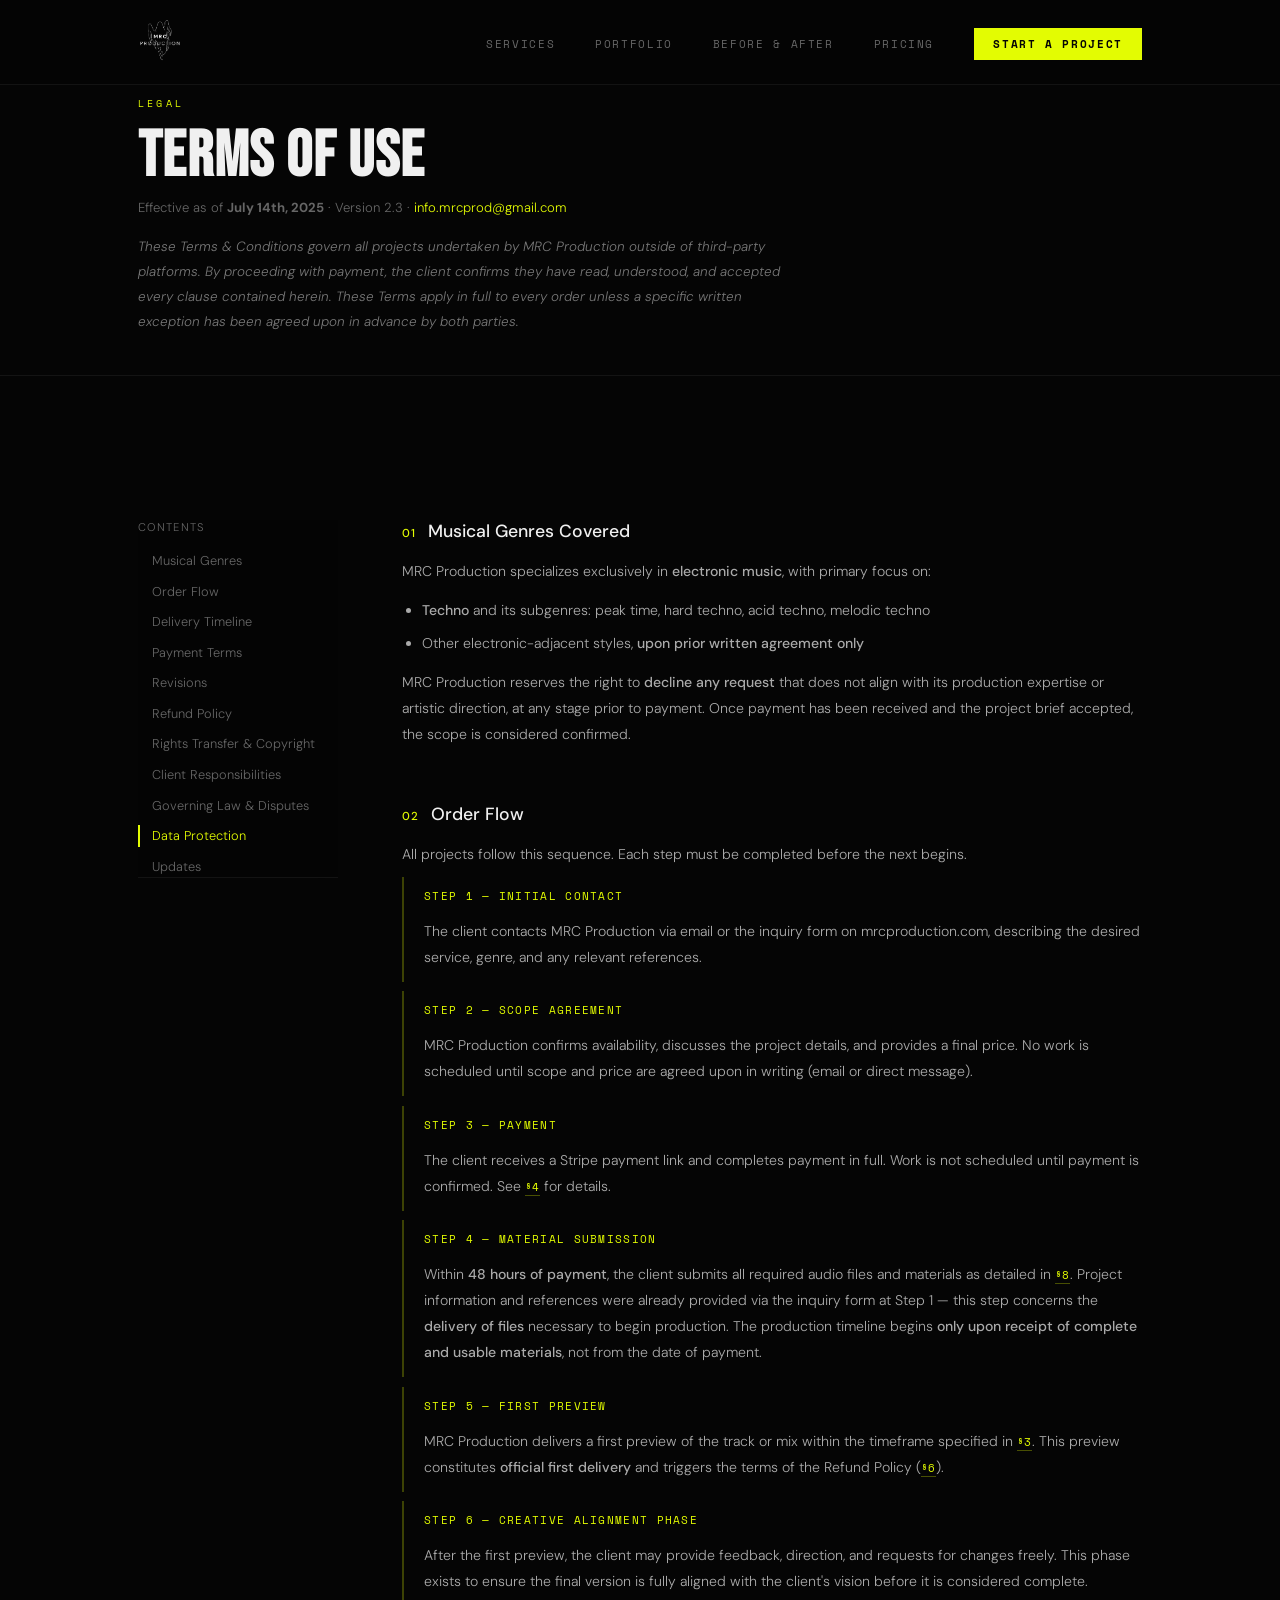
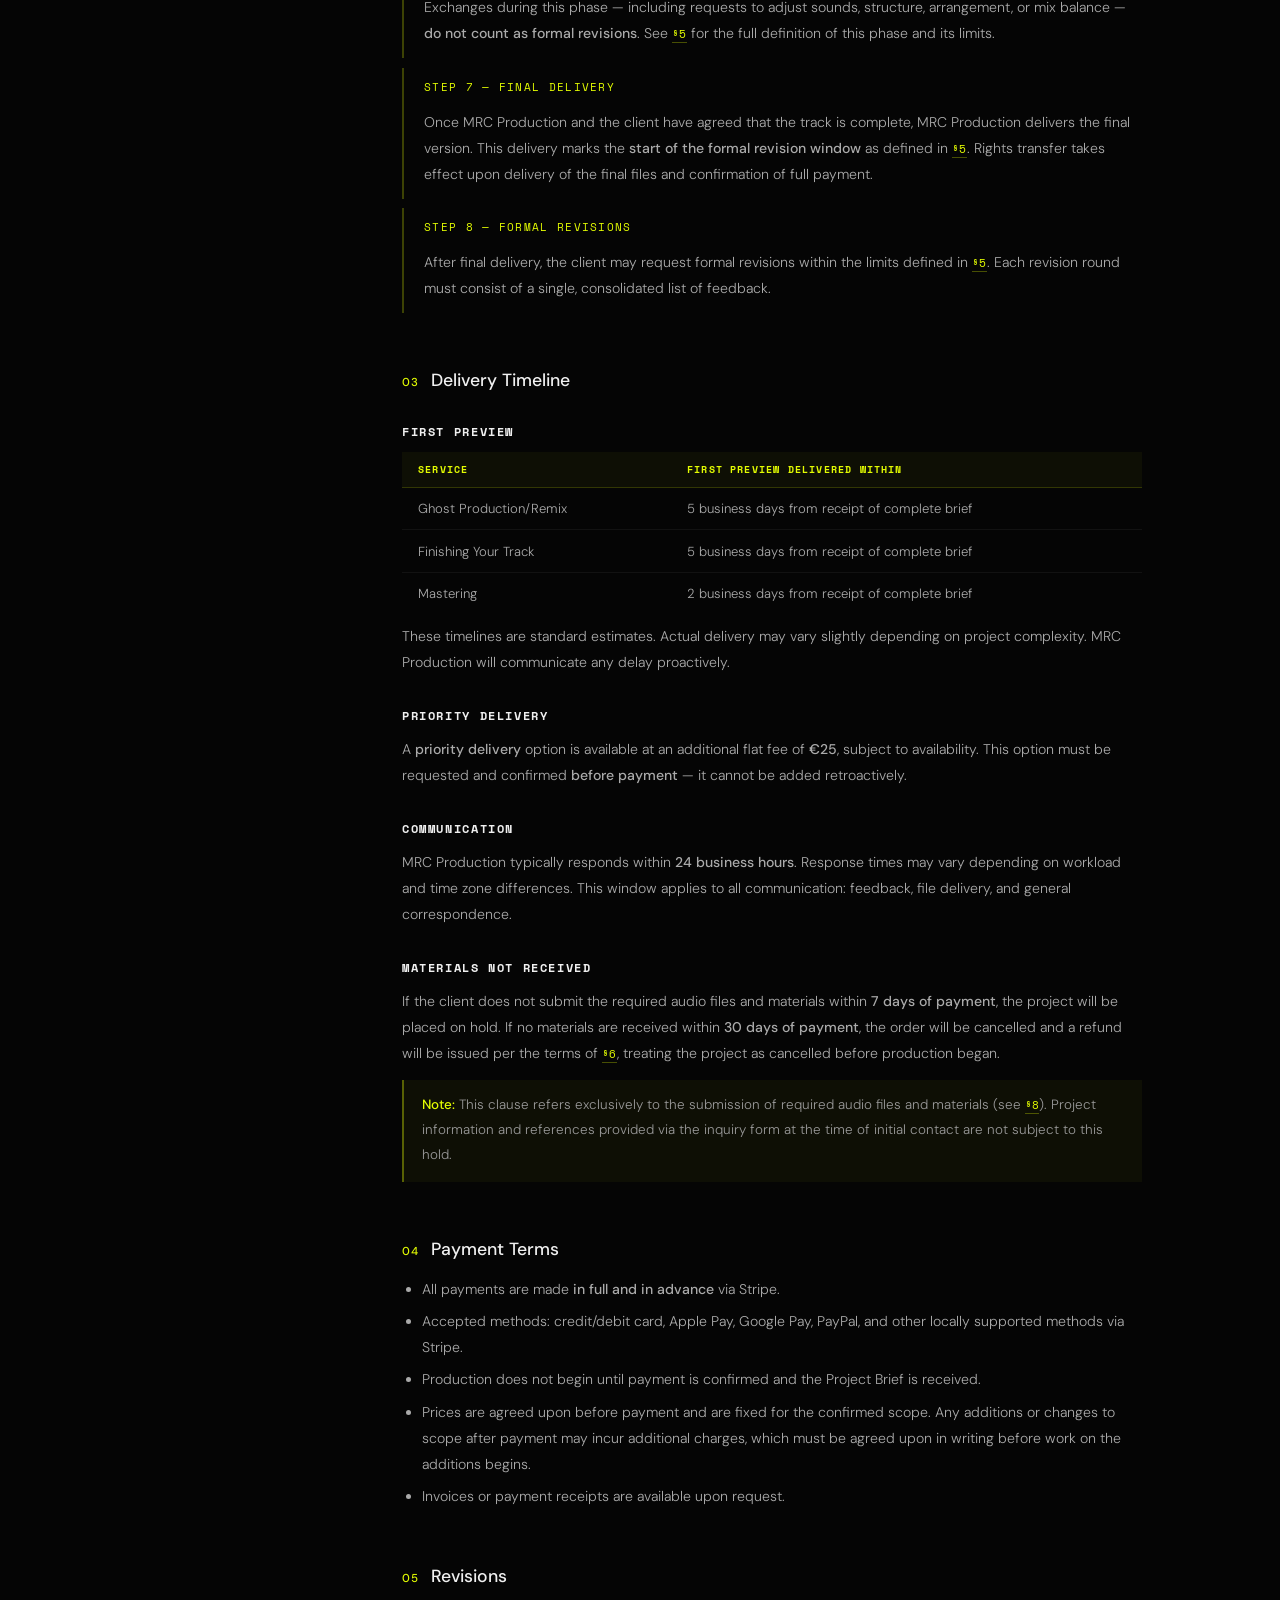
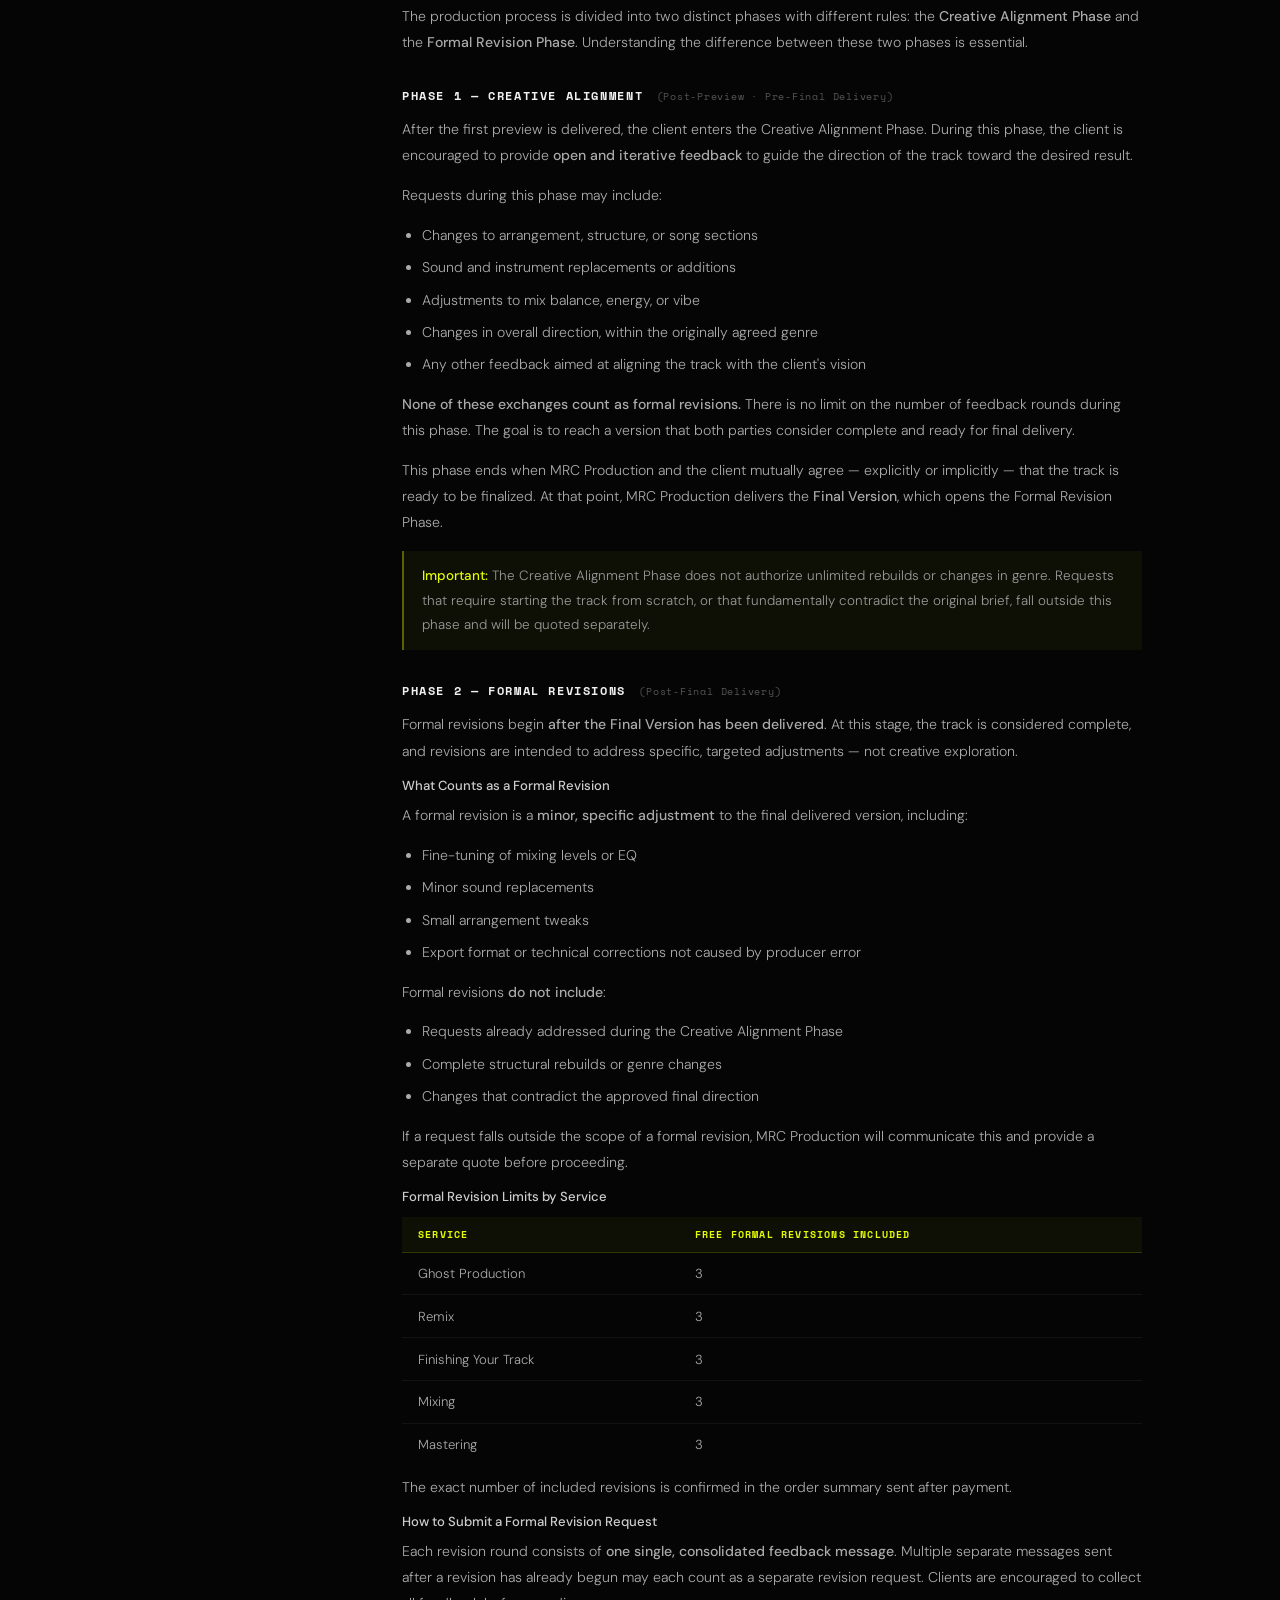
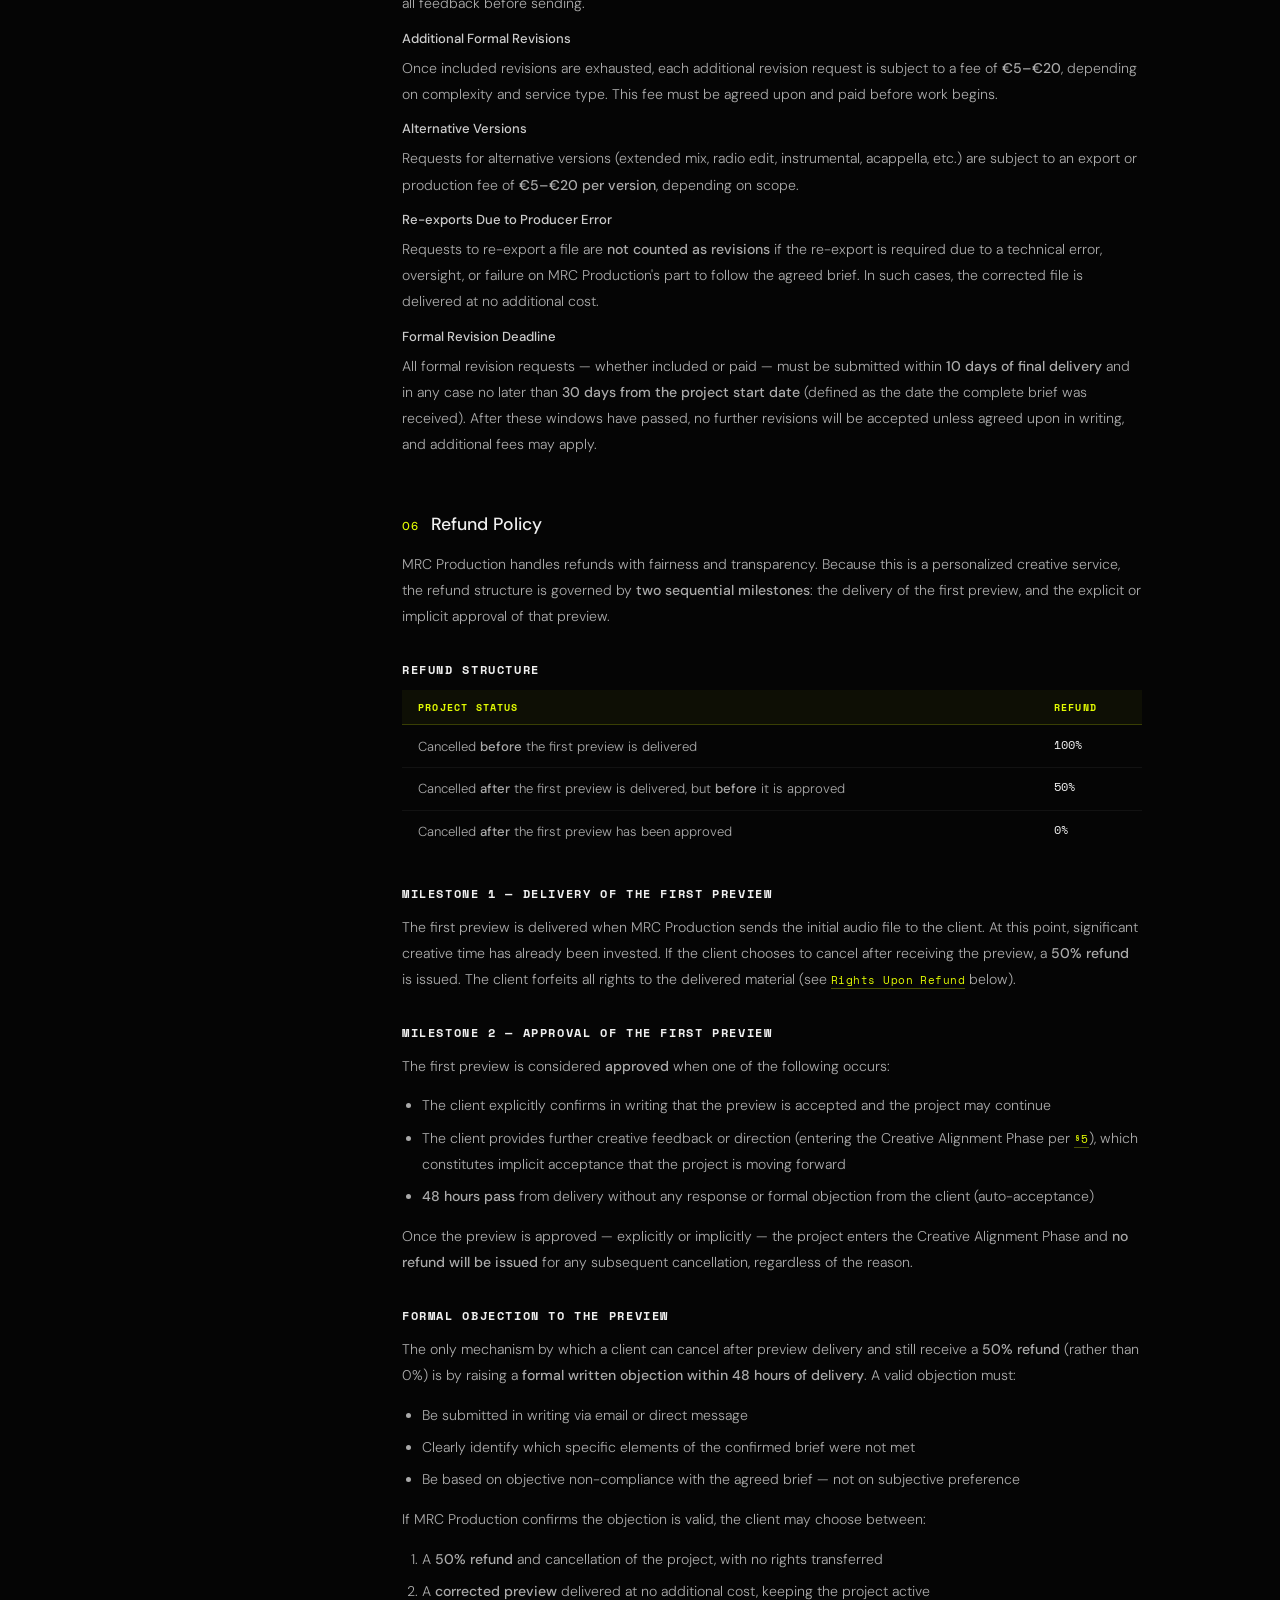
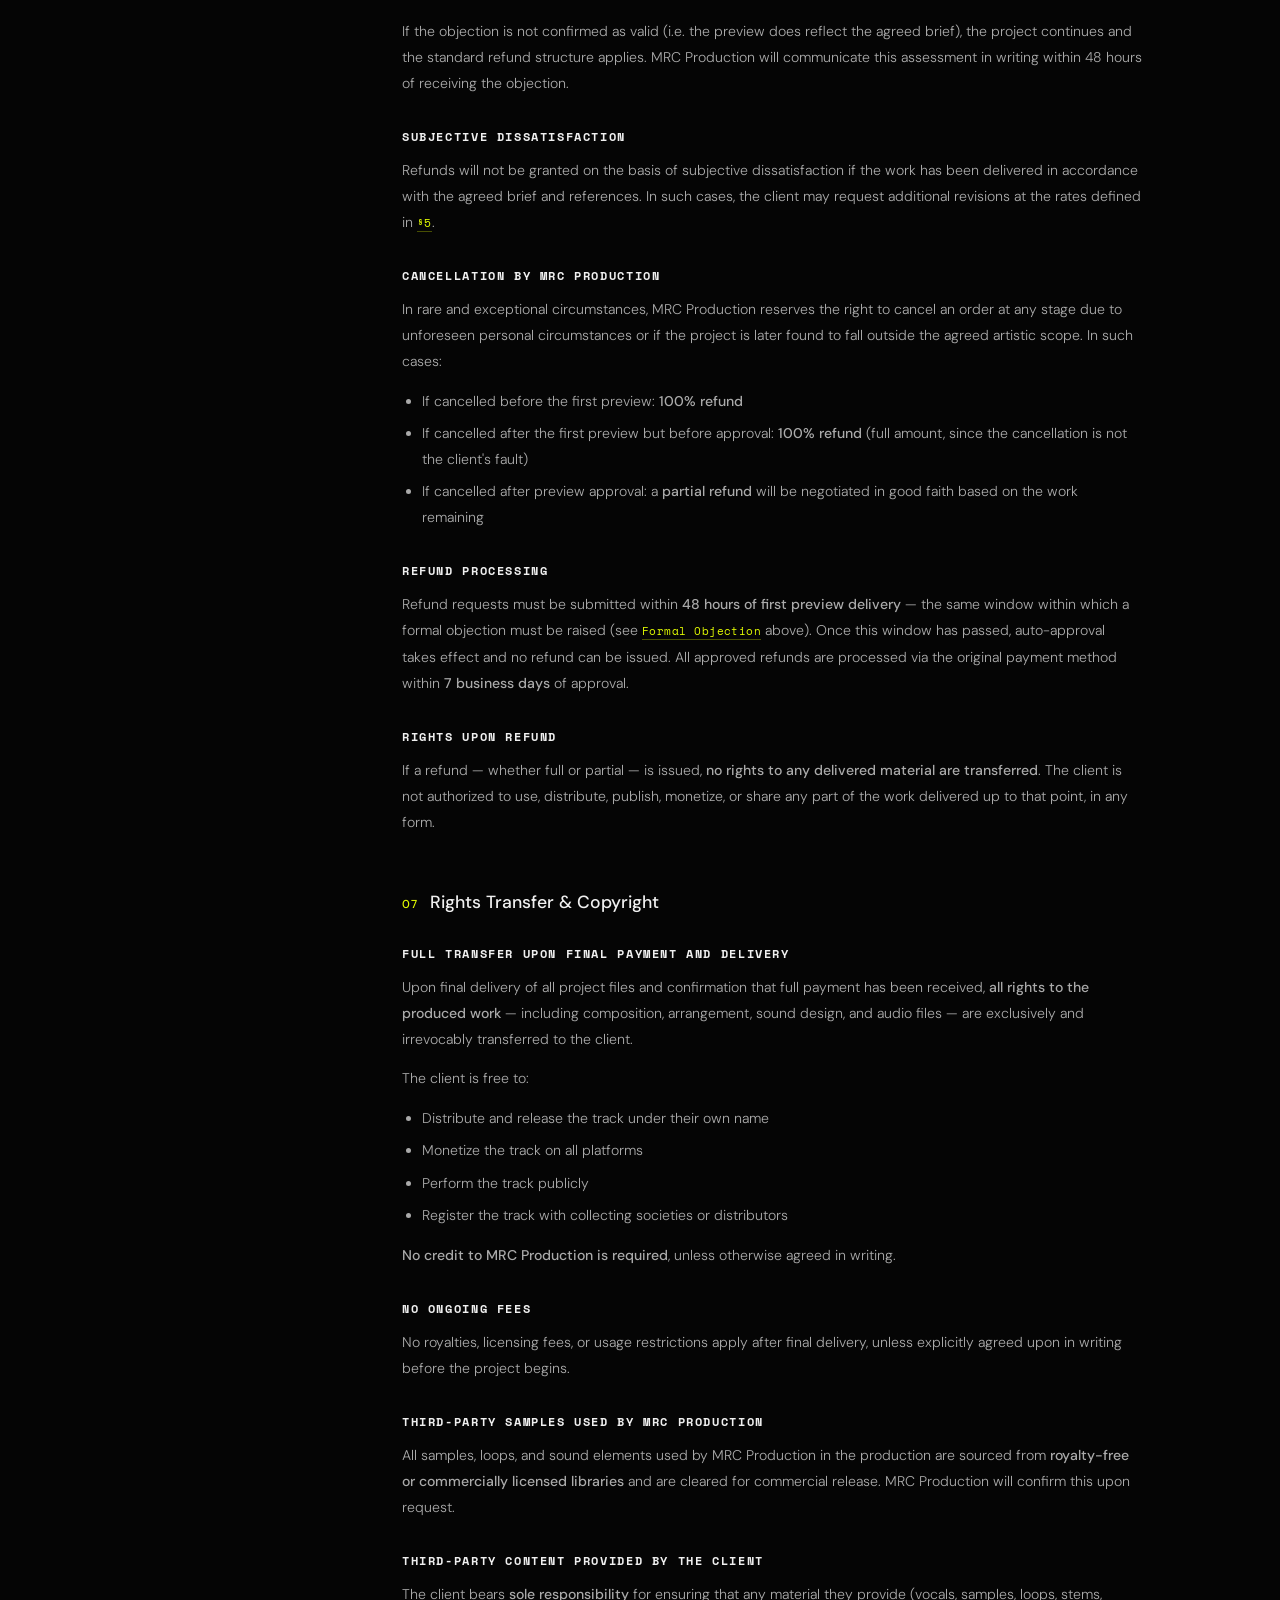
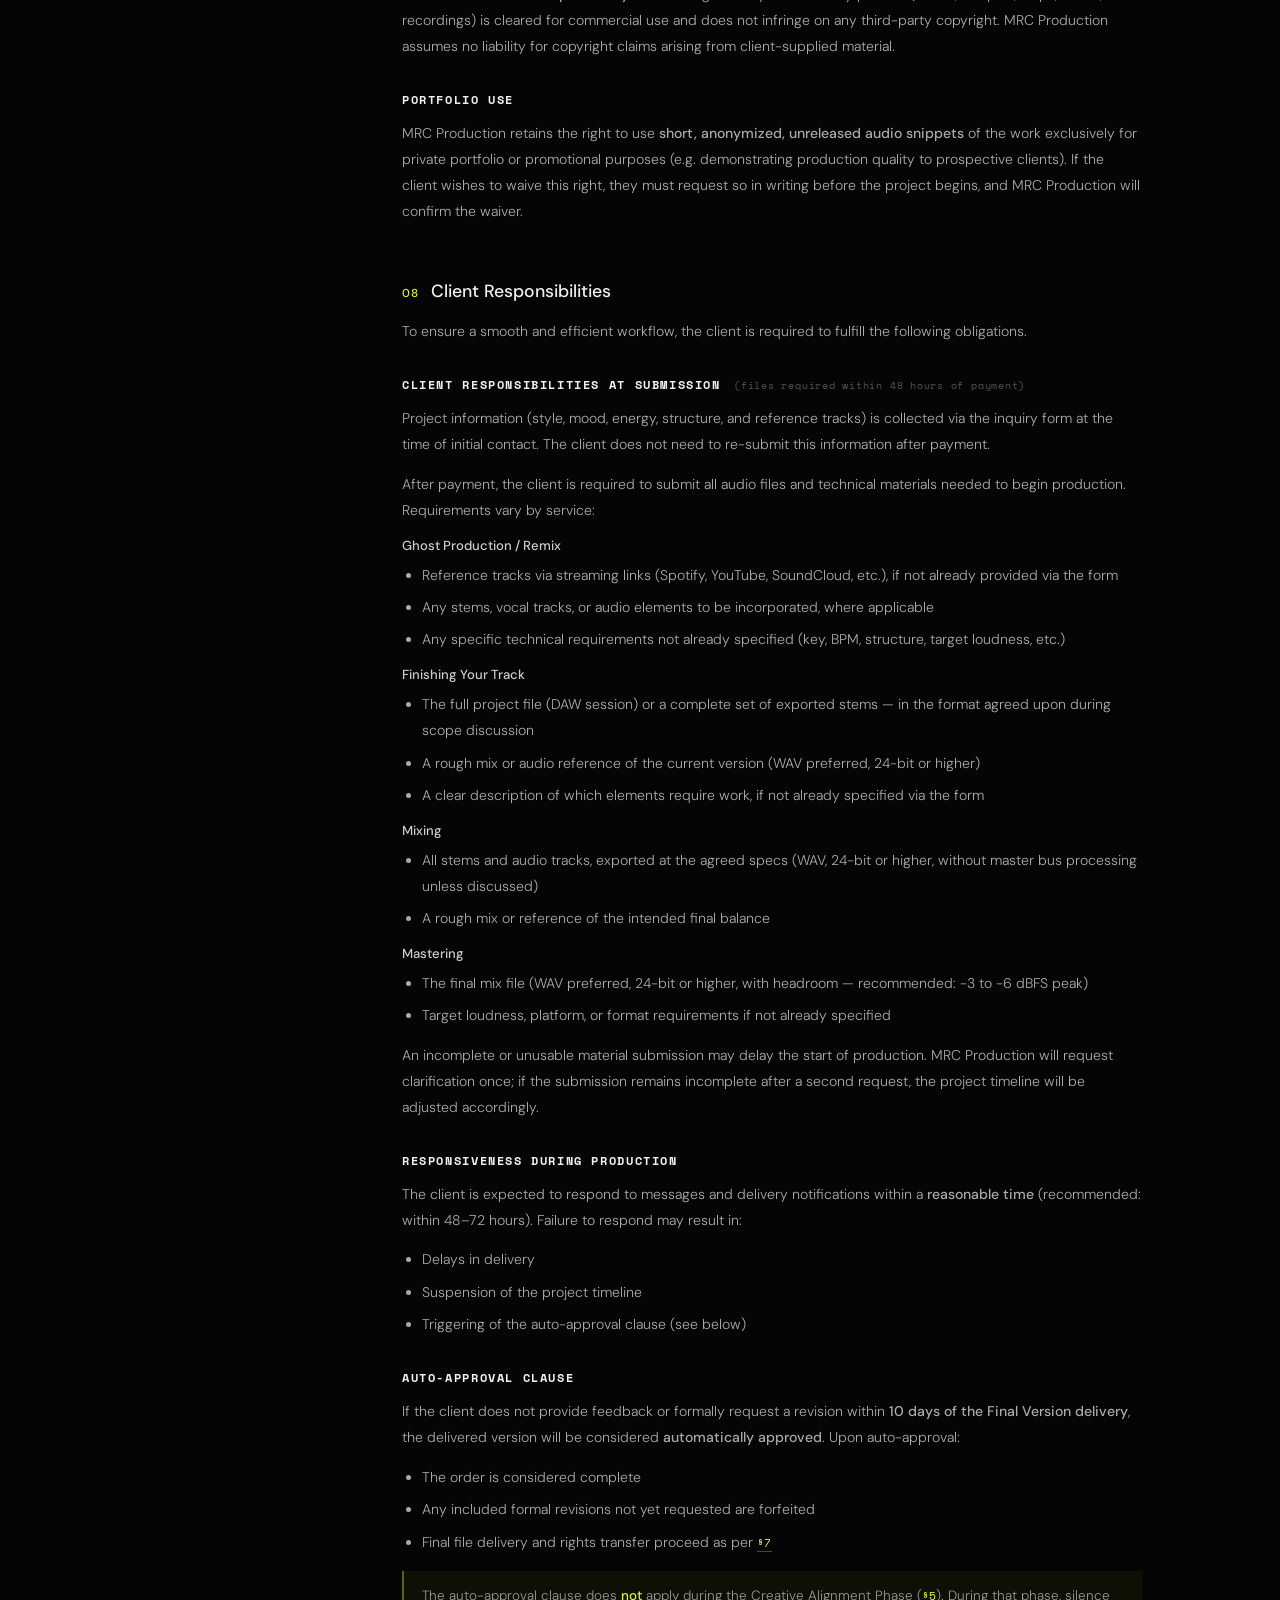
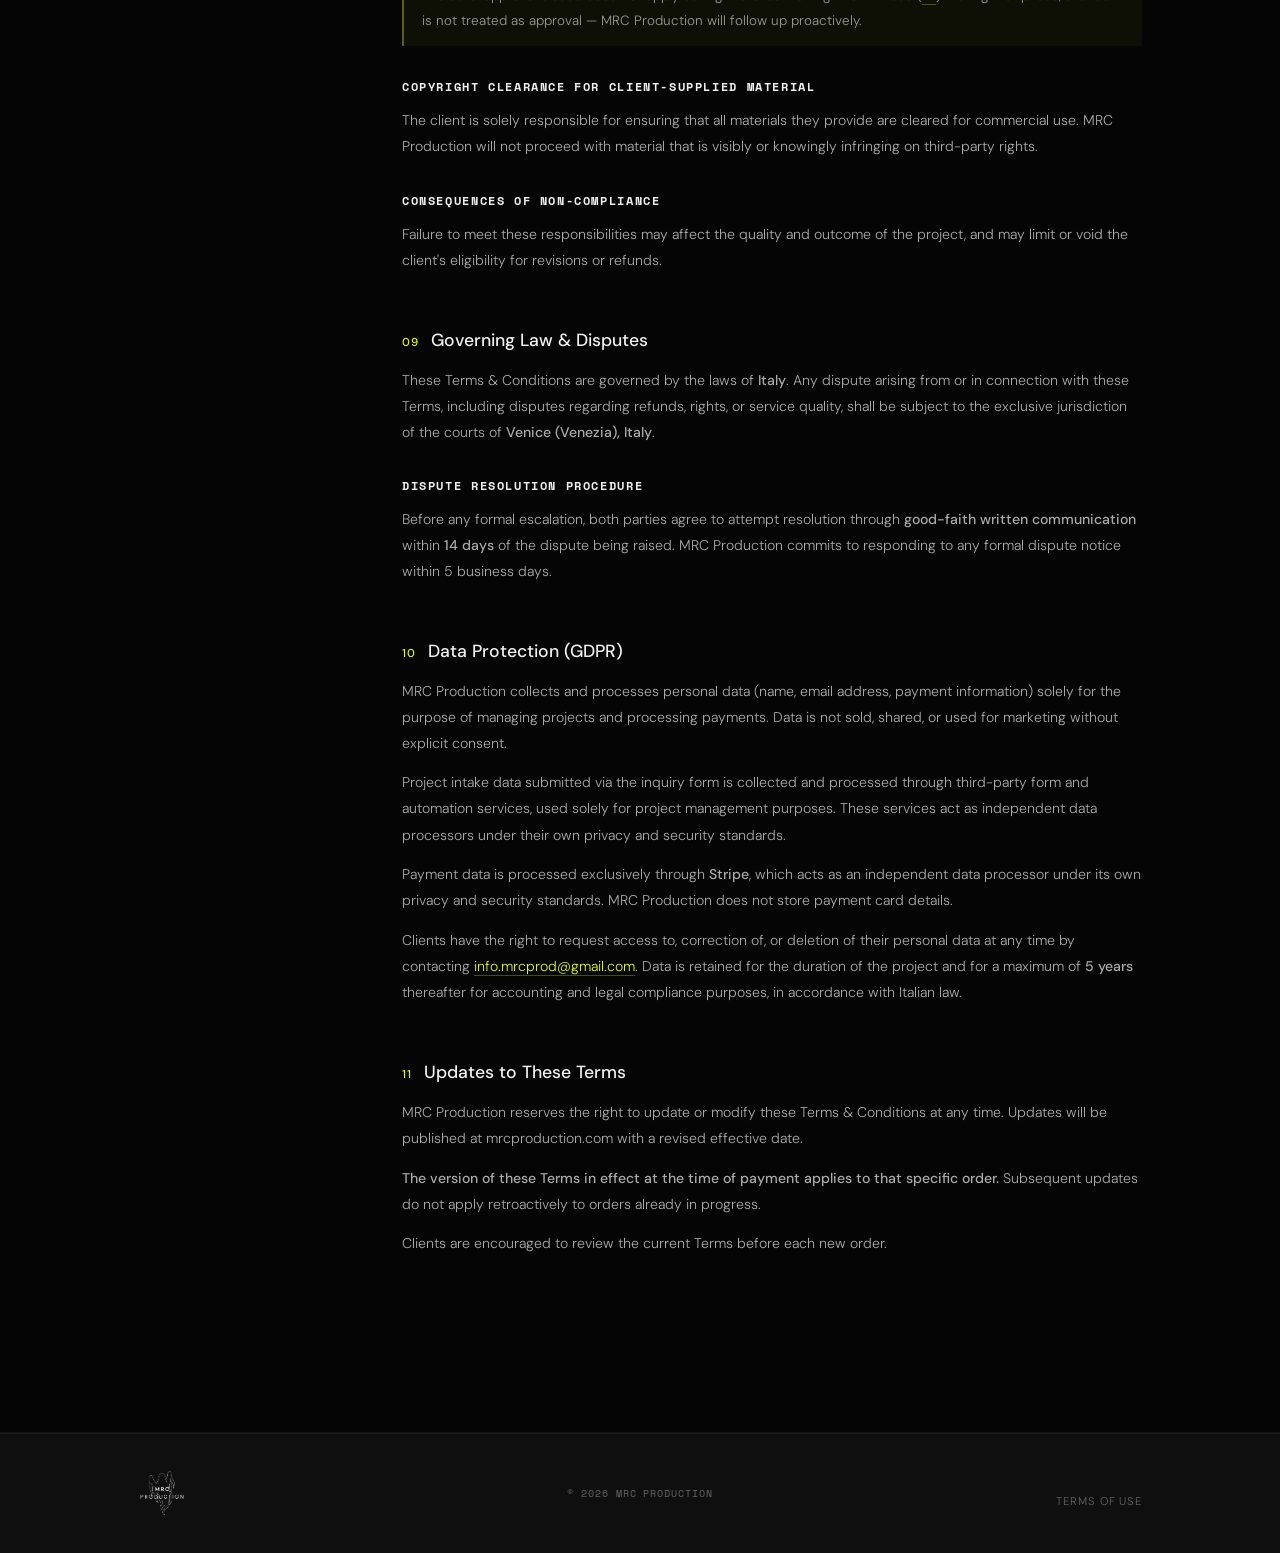
<file: terms.html>
<!DOCTYPE html>
<html lang="en">
<head>
<meta charset="UTF-8">
<meta name="viewport" content="width=device-width, initial-scale=1.0">
<title>Terms of Use — MRC Production</title>
<link rel="preconnect" href="https://fonts.googleapis.com">
<link rel="preconnect" href="https://fonts.gstatic.com" crossorigin>
<link href="https://fonts.googleapis.com/css2?family=Bebas+Neue&family=Space+Mono:ital,wght@0,400;0,700;1,400&family=DM+Sans:ital,wght@0,300;0,400;0,500;1,300&display=swap" rel="stylesheet">
<link rel="stylesheet" href="css/style.css">
<link rel="icon" type="image/png" href="img/logo-icon.png">
<style>
  /* ── Terms-page additions ── */

  .terms-intro {
    font-size: 0.84rem;
    color: #777;
    line-height: 1.85;
    max-width: 660px;
    margin-top: 1.2rem;
    font-style: italic;
  }

  /* Section h3 / h4 hierarchy */
  .terms-section h3 {
    font-family: 'Space Mono', monospace;
    font-size: 0.72rem;
    letter-spacing: 0.14em;
    text-transform: uppercase;
    color: #f0f0f0;
    margin-top: 2rem;
    margin-bottom: 0.75rem;
  }
  .terms-section h4 {
    font-size: 0.82rem;
    font-weight: 500;
    color: #ccc;
    margin-top: 1.4rem;
    margin-bottom: 0.5rem;
    font-family: 'DM Sans', sans-serif;
  }

  /* Spacing between p/ul/ol inside a section */
  .terms-section p + p,
  .terms-section p + ul,
  .terms-section p + ol,
  .terms-section ul + p,
  .terms-section ol + p,
  .terms-section ul + h4,
  .terms-section ol + h4,
  .terms-section p + h4 {
    margin-top: 0.85rem;
  }

  /* Step blocks (Order Flow) */
  .terms-step {
    border-left: 2px solid rgba(227, 252, 2, 0.25);
    padding: 0.75rem 0 0.75rem 1.25rem;
    margin-top: 0.6rem;
  }
  .terms-step + .terms-step {
    margin-top: 0.6rem;
  }
  .step-label {
    font-family: 'Space Mono', monospace !important;
    font-size: 0.68rem !important;
    letter-spacing: 0.12em;
    text-transform: uppercase;
    color: #E3FC02 !important;
    margin-bottom: 0.3rem !important;
    line-height: 1.4 !important;
  }

  /* Phase label (small inline note after h3) */
  .phase-note {
    font-family: 'Space Mono', monospace;
    font-size: 0.6rem;
    color: #555;
    letter-spacing: 0.08em;
    font-weight: 400;
    text-transform: none;
    margin-left: 0.3rem;
  }

  /* Note / callout box */
  .terms-note {
    background: rgba(227, 252, 2, 0.04);
    border-left: 2px solid rgba(227, 252, 2, 0.35);
    padding: 0.85rem 1.1rem;
    margin-top: 1rem;
    font-size: 0.84rem !important;
    color: #999 !important;
    line-height: 1.8;
  }
  .terms-note strong {
    color: #E3FC02 !important;
  }

  /* Tables */
  .terms-table {
    width: 100%;
    border-collapse: collapse;
    margin-top: 0.75rem;
    margin-bottom: 0.5rem;
    font-size: 0.82rem;
  }
  .terms-table th {
    font-family: 'Space Mono', monospace;
    font-size: 0.62rem;
    letter-spacing: 0.12em;
    text-transform: uppercase;
    color: #E3FC02;
    text-align: left;
    padding: 0.6rem 1rem;
    border-bottom: 1px solid rgba(227, 252, 2, 0.2);
    background: rgba(227, 252, 2, 0.04);
  }
  .terms-table td {
    padding: 0.65rem 1rem;
    color: #aaa;
    border-bottom: 1px solid rgba(255, 255, 255, 0.05);
    line-height: 1.6;
    vertical-align: top;
  }
  .terms-table tbody tr:last-child td {
    border-bottom: none;
  }
  .terms-table tbody tr:hover td {
    background: rgba(255, 255, 255, 0.02);
  }

  /* Refund table — highlight the % column */
  .refund-table td:last-child {
    font-family: 'Space Mono', monospace;
    font-size: 0.72rem;
    color: #f0f0f0;
    white-space: nowrap;
  }

  /* Internal cross-reference links (§N) */
  .xref {
    color: #E3FC02;
    text-decoration: none;
    font-family: 'Space Mono', monospace;
    font-size: 0.8em;
    letter-spacing: 0.04em;
    border-bottom: 1px solid rgba(227, 252, 2, 0.3);
    transition: border-color 0.15s, color 0.15s;
  }
  .xref:hover {
    color: #fff;
    border-bottom-color: #fff;
  }

  /* Inline mailto links */
.terms-intro a,
.terms-section a:not(.xref) {
  color: #E3FC02;
  text-decoration: none;
  border-bottom: 1px solid rgba(227, 252, 2, 0.3);
  transition: color 0.15s, border-color 0.15s;
}
.terms-intro a:hover,
.terms-section a:not(.xref):hover {
  color: #fff;
  border-bottom-color: #fff;
}
</style>
</head>
<body>

<!-- NAV -->
<nav>
  <div class="nav-inner">
    <a href="index.html"><img src="img/logo.png" alt="MRC Production" class="nav-logo" id="nav-logo"></a>
    <ul class="nav-links">
      <li><a href="index.html#services">Services</a></li>
      <li><a href="index.html#portfolio">Portfolio</a></li>
      <li><a href="index.html#ba">Before &amp; After</a></li>
      <li><a href="index.html#pricing">Pricing</a></li>
      <li><a href="index.html#contact" class="nav-cta">Start a Project</a></li>
    </ul>
    <button class="nav-hamburger" id="nav-hamburger" aria-label="Menu">
      <span></span><span></span><span></span>
    </button>
  </div>
</nav>

<!-- MOBILE MENU OVERLAY -->
<div class="mobile-menu" id="mobile-menu">
  <ul>
    <li><a href="index.html#services">Services</a></li>
    <li><a href="index.html#portfolio">Portfolio</a></li>
    <li><a href="index.html#ba">Before &amp; After</a></li>
    <li><a href="index.html#pricing">Pricing</a></li>
    <li><a href="index.html#contact" class="nav-cta">Start a Project</a></li>
  </ul>
</div>

<!-- TERMS HERO -->
<section id="terms-hero">
  <div class="container">
    <p class="s-tag">Legal</p>
    <h1 class="s-title">Terms of Use</h1>
    <p class="terms-meta">Effective as of <strong>July 14th, 2025</strong> · Version 2.3 · <a href="mailto:info.mrcprod@gmail.com">info.mrcprod@gmail.com</a></p>
    <p class="terms-intro">These Terms &amp; Conditions govern all projects undertaken by MRC Production outside of third-party platforms. By proceeding with payment, the client confirms they have read, understood, and accepted every clause contained herein. These Terms apply in full to every order unless a specific written exception has been agreed upon in advance by both parties.</p>
  </div>
</section>

<hr class="divider">

<!-- TERMS CONTENT -->
<section id="terms-content">
  <div class="container">
    <div class="terms-layout">

      <!-- SIDEBAR TOC -->
      <nav class="terms-toc">
        <p class="toc-label">Contents</p>
        <ol>
          <li><a href="#t1">Musical Genres</a></li>
          <li><a href="#t2">Order Flow</a></li>
          <li><a href="#t3">Delivery Timeline</a></li>
          <li><a href="#t4">Payment Terms</a></li>
          <li><a href="#t5">Revisions</a></li>
          <li><a href="#t6">Refund Policy</a></li>
          <li><a href="#t7">Rights Transfer &amp; Copyright</a></li>
          <li><a href="#t8">Client Responsibilities</a></li>
          <li><a href="#t9">Governing Law &amp; Disputes</a></li>
          <li><a href="#t10">Data Protection</a></li>
          <li><a href="#t11">Updates</a></li>
        </ol>
      </nav>

      <!-- MAIN TEXT -->
      <div class="terms-body">

        <!-- 01 -->
        <div class="terms-section" id="t1">
          <h2><span class="terms-num">01</span> Musical Genres Covered</h2>
          <p>MRC Production specializes exclusively in <strong>electronic music</strong>, with primary focus on:</p>
          <ul>
            <li><strong>Techno</strong> and its subgenres: peak time, hard techno, acid techno, melodic techno</li>
            <li>Other electronic-adjacent styles, <strong>upon prior written agreement only</strong></li>
          </ul>
          <p>MRC Production reserves the right to <strong>decline any request</strong> that does not align with its production expertise or artistic direction, at any stage prior to payment. Once payment has been received and the project brief accepted, the scope is considered confirmed.</p>
        </div>

        <!-- 02 -->
        <div class="terms-section" id="t2">
          <h2><span class="terms-num">02</span> Order Flow</h2>
          <p>All projects follow this sequence. Each step must be completed before the next begins.</p>

          <div class="terms-step">
            <p class="step-label">Step 1 — Initial Contact</p>
            <p>The client contacts MRC Production via email or the inquiry form on mrcproduction.com, describing the desired service, genre, and any relevant references.</p>
          </div>
          <div class="terms-step">
            <p class="step-label">Step 2 — Scope Agreement</p>
            <p>MRC Production confirms availability, discusses the project details, and provides a final price. No work is scheduled until scope and price are agreed upon in writing (email or direct message).</p>
          </div>
          <div class="terms-step">
            <p class="step-label">Step 3 — Payment</p>
            <p>The client receives a Stripe payment link and completes payment in full. Work is not scheduled until payment is confirmed. See <a href="#t4" class="xref">§4</a> for details.</p>
          </div>
          <div class="terms-step">
            <p class="step-label">Step 4 — Material Submission</p>
            <p>Within <strong>48 hours of payment</strong>, the client submits all required audio files and materials as detailed in <a href="#t8" class="xref">§8</a>. Project information and references were already provided via the inquiry form at Step 1 — this step concerns the <strong>delivery of files</strong> necessary to begin production. The production timeline begins <strong>only upon receipt of complete and usable materials</strong>, not from the date of payment.</p>
          </div>
          <div class="terms-step">
            <p class="step-label">Step 5 — First Preview</p>
            <p>MRC Production delivers a first preview of the track or mix within the timeframe specified in <a href="#t3" class="xref">§3</a>. This preview constitutes <strong>official first delivery</strong> and triggers the terms of the Refund Policy (<a href="#t6" class="xref">§6</a>).</p>
          </div>
          <div class="terms-step">
            <p class="step-label">Step 6 — Creative Alignment Phase</p>
            <p>After the first preview, the client may provide feedback, direction, and requests for changes freely. This phase exists to ensure the final version is fully aligned with the client's vision before it is considered complete. Exchanges during this phase — including requests to adjust sounds, structure, arrangement, or mix balance — <strong>do not count as formal revisions</strong>. See <a href="#t5-phase1" class="xref">§5</a> for the full definition of this phase and its limits.</p>
          </div>
          <div class="terms-step">
            <p class="step-label">Step 7 — Final Delivery</p>
            <p>Once MRC Production and the client have agreed that the track is complete, MRC Production delivers the final version. This delivery marks the <strong>start of the formal revision window</strong> as defined in <a href="#t5-phase2" class="xref">§5</a>. Rights transfer takes effect upon delivery of the final files and confirmation of full payment.</p>
          </div>
          <div class="terms-step">
            <p class="step-label">Step 8 — Formal Revisions</p>
            <p>After final delivery, the client may request formal revisions within the limits defined in <a href="#t5-phase2" class="xref">§5</a>. Each revision round must consist of a single, consolidated list of feedback.</p>
          </div>
        </div>

        <!-- 03 -->
        <div class="terms-section" id="t3">
          <h2><span class="terms-num">03</span> Delivery Timeline</h2>

          <h3 id="t3-preview">First Preview</h3>
          <table class="terms-table">
            <thead>
              <tr><th>Service</th><th>First Preview Delivered Within</th></tr>
            </thead>
            <tbody>
              <tr><td>Ghost Production/Remix</td><td>5 business days from receipt of complete brief</td></tr>
              <tr><td>Finishing Your Track</td><td>5 business days from receipt of complete brief</td></tr>
              <tr><td>Mastering</td><td>2 business days from receipt of complete brief</td></tr>
            </tbody>
          </table>
          <p>These timelines are standard estimates. Actual delivery may vary slightly depending on project complexity. MRC Production will communicate any delay proactively.</p>

          <h3 id="t3-priority">Priority Delivery</h3>
          <p>A <strong>priority delivery</strong> option is available at an additional flat fee of <strong>€25</strong>, subject to availability. This option must be requested and confirmed <strong>before payment</strong> — it cannot be added retroactively.</p>

          <h3 id="t3-communication">Communication</h3>
          <p>MRC Production typically responds within <strong>24 business hours</strong>. Response times may vary depending on workload and time zone differences. This window applies to all communication: feedback, file delivery, and general correspondence.</p>

          <h3 id="t3-brief-not-received">Materials Not Received</h3>
          <p>If the client does not submit the required audio files and materials within <strong>7 days of payment</strong>, the project will be placed on hold. If no materials are received within <strong>30 days of payment</strong>, the order will be cancelled and a refund will be issued per the terms of <a href="#t6" class="xref">§6</a>, treating the project as cancelled before production began.</p>
          <p class="terms-note"><strong>Note:</strong> This clause refers exclusively to the submission of required audio files and materials (see <a href="#t8" class="xref">§8</a>). Project information and references provided via the inquiry form at the time of initial contact are not subject to this hold.</p>
        </div>

        <!-- 04 -->
        <div class="terms-section" id="t4">
          <h2><span class="terms-num">04</span> Payment Terms</h2>
          <ul>
            <li>All payments are made <strong>in full and in advance</strong> via Stripe.</li>
            <li>Accepted methods: credit/debit card, Apple Pay, Google Pay, PayPal, and other locally supported methods via Stripe.</li>
            <li>Production does not begin until payment is confirmed and the Project Brief is received.</li>
            <li>Prices are agreed upon before payment and are fixed for the confirmed scope. Any additions or changes to scope after payment may incur additional charges, which must be agreed upon in writing before work on the additions begins.</li>
            <li>Invoices or payment receipts are available upon request.</li>
          </ul>
        </div>

        <!-- 05 -->
        <div class="terms-section" id="t5">
          <h2><span class="terms-num">05</span> Revisions</h2>
          <p>The production process is divided into two distinct phases with different rules: the <strong>Creative Alignment Phase</strong> and the <strong>Formal Revision Phase</strong>. Understanding the difference between these two phases is essential.</p>

          <h3 id="t5-phase1">Phase 1 — Creative Alignment <span class="phase-note">(Post-Preview · Pre-Final Delivery)</span></h3>
          <p>After the first preview is delivered, the client enters the Creative Alignment Phase. During this phase, the client is encouraged to provide <strong>open and iterative feedback</strong> to guide the direction of the track toward the desired result.</p>
          <p>Requests during this phase may include:</p>
          <ul>
            <li>Changes to arrangement, structure, or song sections</li>
            <li>Sound and instrument replacements or additions</li>
            <li>Adjustments to mix balance, energy, or vibe</li>
            <li>Changes in overall direction, within the originally agreed genre</li>
            <li>Any other feedback aimed at aligning the track with the client's vision</li>
          </ul>
          <p><strong>None of these exchanges count as formal revisions.</strong> There is no limit on the number of feedback rounds during this phase. The goal is to reach a version that both parties consider complete and ready for final delivery.</p>
          <p>This phase ends when MRC Production and the client mutually agree — explicitly or implicitly — that the track is ready to be finalized. At that point, MRC Production delivers the <strong>Final Version</strong>, which opens the Formal Revision Phase.</p>
          <div class="terms-note">
            <strong>Important:</strong> The Creative Alignment Phase does not authorize unlimited rebuilds or changes in genre. Requests that require starting the track from scratch, or that fundamentally contradict the original brief, fall outside this phase and will be quoted separately.
          </div>

          <h3 id="t5-phase2">Phase 2 — Formal Revisions <span class="phase-note">(Post-Final Delivery)</span></h3>
          <p>Formal revisions begin <strong>after the Final Version has been delivered</strong>. At this stage, the track is considered complete, and revisions are intended to address specific, targeted adjustments — not creative exploration.</p>

          <h4 id="t5-what-counts">What Counts as a Formal Revision</h4>
          <p>A formal revision is a <strong>minor, specific adjustment</strong> to the final delivered version, including:</p>
          <ul>
            <li>Fine-tuning of mixing levels or EQ</li>
            <li>Minor sound replacements</li>
            <li>Small arrangement tweaks</li>
            <li>Export format or technical corrections not caused by producer error</li>
          </ul>
          <p>Formal revisions <strong>do not include</strong>:</p>
          <ul>
            <li>Requests already addressed during the Creative Alignment Phase</li>
            <li>Complete structural rebuilds or genre changes</li>
            <li>Changes that contradict the approved final direction</li>
          </ul>
          <p>If a request falls outside the scope of a formal revision, MRC Production will communicate this and provide a separate quote before proceeding.</p>

          <h4 id="t5-limits">Formal Revision Limits by Service</h4>
          <table class="terms-table">
            <thead>
              <tr><th>Service</th><th>Free Formal Revisions Included</th></tr>
            </thead>
            <tbody>
              <tr><td>Ghost Production</td><td>3</td></tr>
              <tr><td>Remix</td><td>3</td></tr>
              <tr><td>Finishing Your Track</td><td>3</td></tr>
              <tr><td>Mixing</td><td>3</td></tr>
              <tr><td>Mastering</td><td>3</td></tr>
            </tbody>
          </table>
          <p>The exact number of included revisions is confirmed in the order summary sent after payment.</p>

          <h4 id="t5-how-to-submit">How to Submit a Formal Revision Request</h4>
          <p>Each revision round consists of <strong>one single, consolidated feedback message</strong>. Multiple separate messages sent after a revision has already begun may each count as a separate revision request. Clients are encouraged to collect all feedback before sending.</p>

          <h4 id="t5-additional">Additional Formal Revisions</h4>
          <p>Once included revisions are exhausted, each additional revision request is subject to a fee of <strong>€5–€20</strong>, depending on complexity and service type. This fee must be agreed upon and paid before work begins.</p>

          <h4 id="t5-alt-versions">Alternative Versions</h4>
          <p>Requests for alternative versions (extended mix, radio edit, instrumental, acappella, etc.) are subject to an export or production fee of <strong>€5–€20 per version</strong>, depending on scope.</p>

          <h4 id="t5-producer-error">Re-exports Due to Producer Error</h4>
          <p>Requests to re-export a file are <strong>not counted as revisions</strong> if the re-export is required due to a technical error, oversight, or failure on MRC Production's part to follow the agreed brief. In such cases, the corrected file is delivered at no additional cost.</p>

          <h4 id="t5-deadline">Formal Revision Deadline</h4>
          <p>All formal revision requests — whether included or paid — must be submitted within <strong>10 days of final delivery</strong> and in any case no later than <strong>30 days from the project start date</strong> (defined as the date the complete brief was received). After these windows have passed, no further revisions will be accepted unless agreed upon in writing, and additional fees may apply.</p>
        </div>

        <!-- 06 -->
        <div class="terms-section" id="t6">
          <h2><span class="terms-num">06</span> Refund Policy</h2>
          <p>MRC Production handles refunds with fairness and transparency. Because this is a personalized creative service, the refund structure is governed by <strong>two sequential milestones</strong>: the delivery of the first preview, and the explicit or implicit approval of that preview.</p>

          <h3 id="t6-structure">Refund Structure</h3>
          <table class="terms-table refund-table">
            <thead>
              <tr><th>Project Status</th><th>Refund</th></tr>
            </thead>
            <tbody>
              <tr><td>Cancelled <strong>before</strong> the first preview is delivered</td><td><strong>100%</strong></td></tr>
              <tr><td>Cancelled <strong>after</strong> the first preview is delivered, but <strong>before</strong> it is approved</td><td><strong>50%</strong></td></tr>
              <tr><td>Cancelled <strong>after</strong> the first preview has been approved</td><td><strong>0%</strong></td></tr>
            </tbody>
          </table>

          <h3 id="t6-milestone1">Milestone 1 — Delivery of the First Preview</h3>
          <p>The first preview is delivered when MRC Production sends the initial audio file to the client. At this point, significant creative time has already been invested. If the client chooses to cancel after receiving the preview, a <strong>50% refund</strong> is issued. The client forfeits all rights to the delivered material (see <a href="#t6-rights-upon-refund" class="xref">Rights Upon Refund</a> below).</p>

          <h3 id="t6-milestone2">Milestone 2 — Approval of the First Preview</h3>
          <p>The first preview is considered <strong>approved</strong> when one of the following occurs:</p>
          <ul>
            <li>The client explicitly confirms in writing that the preview is accepted and the project may continue</li>
            <li>The client provides further creative feedback or direction (entering the Creative Alignment Phase per <a href="#t5-phase1" class="xref">§5</a>), which constitutes implicit acceptance that the project is moving forward</li>
            <li><strong>48 hours pass</strong> from delivery without any response or formal objection from the client (auto-acceptance)</li>
          </ul>
          <p>Once the preview is approved — explicitly or implicitly — the project enters the Creative Alignment Phase and <strong>no refund will be issued</strong> for any subsequent cancellation, regardless of the reason.</p>

          <h3 id="t6-objection">Formal Objection to the Preview</h3>
          <p>The only mechanism by which a client can cancel after preview delivery and still receive a <strong>50% refund</strong> (rather than 0%) is by raising a <strong>formal written objection within 48 hours of delivery</strong>. A valid objection must:</p>
          <ul>
            <li>Be submitted in writing via email or direct message</li>
            <li>Clearly identify which specific elements of the confirmed brief were not met</li>
            <li>Be based on objective non-compliance with the agreed brief — not on subjective preference</li>
          </ul>
          <p>If MRC Production confirms the objection is valid, the client may choose between:</p>
          <ol>
            <li>A <strong>50% refund</strong> and cancellation of the project, with no rights transferred</li>
            <li>A <strong>corrected preview</strong> delivered at no additional cost, keeping the project active</li>
          </ol>
          <p>If the objection is not confirmed as valid (i.e. the preview does reflect the agreed brief), the project continues and the standard refund structure applies. MRC Production will communicate this assessment in writing within 48 hours of receiving the objection.</p>

          <h3 id="t6-subjective">Subjective Dissatisfaction</h3>
          <p>Refunds will not be granted on the basis of subjective dissatisfaction if the work has been delivered in accordance with the agreed brief and references. In such cases, the client may request additional revisions at the rates defined in <a href="#t5-additional" class="xref">§5</a>.</p>

          <h3 id="t6-cancellation-by-mrc">Cancellation by MRC Production</h3>
          <p>In rare and exceptional circumstances, MRC Production reserves the right to cancel an order at any stage due to unforeseen personal circumstances or if the project is later found to fall outside the agreed artistic scope. In such cases:</p>
          <ul>
            <li>If cancelled before the first preview: <strong>100% refund</strong></li>
            <li>If cancelled after the first preview but before approval: <strong>100% refund</strong> (full amount, since the cancellation is not the client's fault)</li>
            <li>If cancelled after preview approval: a <strong>partial refund</strong> will be negotiated in good faith based on the work remaining</li>
          </ul>

          <h3 id="t6-processing">Refund Processing</h3>
          <p>Refund requests must be submitted within <strong>48 hours of first preview delivery</strong> — the same window within which a formal objection must be raised (see <a href="#t6-objection" class="xref">Formal Objection</a> above). Once this window has passed, auto-approval takes effect and no refund can be issued. All approved refunds are processed via the original payment method within <strong>7 business days</strong> of approval.</p>

          <h3 id="t6-rights-upon-refund">Rights Upon Refund</h3>
          <p>If a refund — whether full or partial — is issued, <strong>no rights to any delivered material are transferred</strong>. The client is not authorized to use, distribute, publish, monetize, or share any part of the work delivered up to that point, in any form.</p>
        </div>

        <!-- 07 -->
        <div class="terms-section" id="t7">
          <h2><span class="terms-num">07</span> Rights Transfer &amp; Copyright</h2>

          <h3 id="t7-transfer">Full Transfer Upon Final Payment and Delivery</h3>
          <p>Upon final delivery of all project files and confirmation that full payment has been received, <strong>all rights to the produced work</strong> — including composition, arrangement, sound design, and audio files — are exclusively and irrevocably transferred to the client.</p>
          <p>The client is free to:</p>
          <ul>
            <li>Distribute and release the track under their own name</li>
            <li>Monetize the track on all platforms</li>
            <li>Perform the track publicly</li>
            <li>Register the track with collecting societies or distributors</li>
          </ul>
          <p><strong>No credit to MRC Production is required</strong>, unless otherwise agreed in writing.</p>

          <h3 id="t7-no-fees">No Ongoing Fees</h3>
          <p>No royalties, licensing fees, or usage restrictions apply after final delivery, unless explicitly agreed upon in writing before the project begins.</p>

          <h3 id="t7-samples-mrc">Third-Party Samples Used by MRC Production</h3>
          <p>All samples, loops, and sound elements used by MRC Production in the production are sourced from <strong>royalty-free or commercially licensed libraries</strong> and are cleared for commercial release. MRC Production will confirm this upon request.</p>

          <h3 id="t7-samples-client">Third-Party Content Provided by the Client</h3>
          <p>The client bears <strong>sole responsibility</strong> for ensuring that any material they provide (vocals, samples, loops, stems, recordings) is cleared for commercial use and does not infringe on any third-party copyright. MRC Production assumes no liability for copyright claims arising from client-supplied material.</p>

          <h3 id="t7-portfolio">Portfolio Use</h3>
          <p>MRC Production retains the right to use <strong>short, anonymized, unreleased audio snippets</strong> of the work exclusively for private portfolio or promotional purposes (e.g. demonstrating production quality to prospective clients). If the client wishes to waive this right, they must request so in writing before the project begins, and MRC Production will confirm the waiver.</p>
        </div>

        <!-- 08 -->
        <div class="terms-section" id="t8">
          <h2><span class="terms-num">08</span> Client Responsibilities</h2>
          <p>To ensure a smooth and efficient workflow, the client is required to fulfill the following obligations.</p>

          <h3 id="t8-brief">Client Responsibilities at Submission <span class="phase-note">(files required within 48 hours of payment)</span></h3>
          <p>Project information (style, mood, energy, structure, and reference tracks) is collected via the inquiry form at the time of initial contact. The client does not need to re-submit this information after payment.</p>
          <p>After payment, the client is required to submit all audio files and technical materials needed to begin production. Requirements vary by service:</p>

          <h4>Ghost Production / Remix</h4>
          <ul>
            <li>Reference tracks via streaming links (Spotify, YouTube, SoundCloud, etc.), if not already provided via the form</li>
            <li>Any stems, vocal tracks, or audio elements to be incorporated, where applicable</li>
            <li>Any specific technical requirements not already specified (key, BPM, structure, target loudness, etc.)</li>
          </ul>

          <h4>Finishing Your Track</h4>
          <ul>
            <li>The full project file (DAW session) or a complete set of exported stems — in the format agreed upon during scope discussion</li>
            <li>A rough mix or audio reference of the current version (WAV preferred, 24-bit or higher)</li>
            <li>A clear description of which elements require work, if not already specified via the form</li>
          </ul>

          <h4>Mixing</h4>
          <ul>
            <li>All stems and audio tracks, exported at the agreed specs (WAV, 24-bit or higher, without master bus processing unless discussed)</li>
            <li>A rough mix or reference of the intended final balance</li>
          </ul>

          <h4>Mastering</h4>
          <ul>
            <li>The final mix file (WAV preferred, 24-bit or higher, with headroom — recommended: −3 to −6 dBFS peak)</li>
            <li>Target loudness, platform, or format requirements if not already specified</li>
          </ul>

          <p>An incomplete or unusable material submission may delay the start of production. MRC Production will request clarification once; if the submission remains incomplete after a second request, the project timeline will be adjusted accordingly.</p>

          <h3 id="t8-responsiveness">Responsiveness During Production</h3>
          <p>The client is expected to respond to messages and delivery notifications within a <strong>reasonable time</strong> (recommended: within 48–72 hours). Failure to respond may result in:</p>
          <ul>
            <li>Delays in delivery</li>
            <li>Suspension of the project timeline</li>
            <li>Triggering of the auto-approval clause (see below)</li>
          </ul>

          <h3 id="t8-auto-approval">Auto-Approval Clause</h3>
          <p>If the client does not provide feedback or formally request a revision within <strong>10 days of the Final Version delivery</strong>, the delivered version will be considered <strong>automatically approved</strong>. Upon auto-approval:</p>
          <ul>
            <li>The order is considered complete</li>
            <li>Any included formal revisions not yet requested are forfeited</li>
            <li>Final file delivery and rights transfer proceed as per <a href="#t7-transfer" class="xref">§7</a></li>
          </ul>
          <div class="terms-note">The auto-approval clause does <strong>not</strong> apply during the Creative Alignment Phase (<a href="#t5-phase1" class="xref">§5</a>). During that phase, silence is not treated as approval — MRC Production will follow up proactively.</div>

          <h3 id="t8-copyright">Copyright Clearance for Client-Supplied Material</h3>
          <p>The client is solely responsible for ensuring that all materials they provide are cleared for commercial use. MRC Production will not proceed with material that is visibly or knowingly infringing on third-party rights.</p>

          <h3 id="t8-compliance">Consequences of Non-Compliance</h3>
          <p>Failure to meet these responsibilities may affect the quality and outcome of the project, and may limit or void the client's eligibility for revisions or refunds.</p>
        </div>

        <!-- 09 -->
        <div class="terms-section" id="t9">
          <h2><span class="terms-num">09</span> Governing Law &amp; Disputes</h2>
          <p>These Terms &amp; Conditions are governed by the laws of <strong>Italy</strong>. Any dispute arising from or in connection with these Terms, including disputes regarding refunds, rights, or service quality, shall be subject to the exclusive jurisdiction of the courts of <strong>Venice (Venezia), Italy</strong>.</p>

          <h3 id="t9-procedure">Dispute Resolution Procedure</h3>
          <p>Before any formal escalation, both parties agree to attempt resolution through <strong>good-faith written communication</strong> within <strong>14 days</strong> of the dispute being raised. MRC Production commits to responding to any formal dispute notice within 5 business days.</p>
        </div>

        <!-- 10 -->
        <div class="terms-section" id="t10">
          <h2><span class="terms-num">10</span> Data Protection (GDPR)</h2>
          <p>MRC Production collects and processes personal data (name, email address, payment information) solely for the purpose of managing projects and processing payments. Data is not sold, shared, or used for marketing without explicit consent.</p>
          <p>Project intake data submitted via the inquiry form is collected and processed through third-party form and automation services, used solely for project management purposes. These services act as independent data processors under their own privacy and security standards.</p>
          <p>Payment data is processed exclusively through <strong>Stripe</strong>, which acts as an independent data processor under its own privacy and security standards. MRC Production does not store payment card details.</p>
          <p>Clients have the right to request access to, correction of, or deletion of their personal data at any time by contacting <a href="mailto:info.mrcprod@gmail.com">info.mrcprod@gmail.com</a>. Data is retained for the duration of the project and for a maximum of <strong>5 years</strong> thereafter for accounting and legal compliance purposes, in accordance with Italian law.</p>
        </div>

        <!-- 11 -->
        <div class="terms-section" id="t11">
          <h2><span class="terms-num">11</span> Updates to These Terms</h2>
          <p>MRC Production reserves the right to update or modify these Terms &amp; Conditions at any time. Updates will be published at mrcproduction.com with a revised effective date.</p>
          <p><strong>The version of these Terms in effect at the time of payment applies to that specific order.</strong> Subsequent updates do not apply retroactively to orders already in progress.</p>
          <p>Clients are encouraged to review the current Terms before each new order.</p>
        </div>

      </div><!-- end .terms-body -->
    </div><!-- end .terms-layout -->
  </div>
</section>

<hr class="divider">

<!-- FOOTER -->
<footer>
  <div class="footer-inner">
    <img src="img/logo.png" alt="MRC Production" class="footer-logo">
    <div class="footer-copy">© 2026 MRC PRODUCTION</div>
    <div class="footer-legal">
      <a href="terms.html">Terms of Use</a>
    </div>
  </div>
</footer>

<script>
// Mobile menu
const hamburger = document.getElementById("nav-hamburger");
const mobileMenu = document.getElementById("mobile-menu");
hamburger.addEventListener("click", () => {
  hamburger.classList.toggle("open");
  mobileMenu.classList.toggle("open");
});
mobileMenu.querySelectorAll("a").forEach(link => {
  link.addEventListener("click", () => {
    hamburger.classList.remove("open");
    mobileMenu.classList.remove("open");
  });
});

// TOC active section highlight on scroll
const sections = document.querySelectorAll(".terms-section");
const tocLinks = document.querySelectorAll(".terms-toc a");
const observer = new IntersectionObserver((entries) => {
  entries.forEach(entry => {
    if (entry.isIntersecting) {
      tocLinks.forEach(a => a.classList.remove("active"));
      const active = document.querySelector(`.terms-toc a[href="#${entry.target.id}"]`);
      if (active) active.classList.add("active");
    }
  });
}, { rootMargin: "-20% 0px -70% 0px" });
sections.forEach(s => observer.observe(s));
</script>

</body>
</html>
</file>
<file: css/style.css>
:root{
  --acid:#E3FC02;
  --blue:#0061F5;
  --black:#050505;
  --dark:#0f0f0f;
  --mid:#181818;
  --card:#141414;
  --border:rgba(255,255,255,0.06);
  --muted:#666;
  --white:#f0f0f0;
}
*,*::before,*::after{box-sizing:border-box;margin:0;padding:0}
html{scroll-behavior:smooth}
body{background:var(--black);color:var(--white);font-family:'DM Sans',sans-serif;font-weight:300;overflow-x:hidden}

/* CONTAINER */
.container{
  width:100%;
  max-width:1100px;
  margin:0 auto;
  padding:0 3rem;
}

/* NAV */
nav{position:fixed;top:0;left:0;right:0;z-index:100;background:rgba(5,5,5,0.9);backdrop-filter:blur(16px);border-bottom:1px solid var(--border)}
.nav-inner{max-width:1100px;margin:0 auto;padding:1.1rem 3rem;display:flex;align-items:center;justify-content:space-between;}
.nav-logo{height:44px;filter:brightness(0) invert(1)}
.nav-links{display:flex;gap:2.5rem;list-style:none}
.nav-links a{color:var(--muted);text-decoration:none;font-family:'Space Mono',monospace;font-size:0.68rem;letter-spacing:0.15em;text-transform:uppercase;transition:color 0.2s}
.nav-links a:hover{color:var(--acid)}
.nav-cta{background:var(--acid)!important;color:var(--black)!important;padding:0.5rem 1.2rem;font-weight:700!important}

/* HAMBURGER + MOBILE MENU */
.nav-hamburger{display:none;flex-direction:column;gap:5px;background:none;border:none;cursor:pointer;padding:0.2rem;z-index:101}
.nav-hamburger span{display:block;width:22px;height:2px;background:var(--white);transition:transform 0.25s,opacity 0.25s}
.nav-hamburger.open span:nth-child(1){transform:translateY(7px) rotate(45deg)}
.nav-hamburger.open span:nth-child(2){opacity:0}
.nav-hamburger.open span:nth-child(3){transform:translateY(-7px) rotate(-45deg)}

.mobile-menu{
  display:none;
  position:fixed;
  inset:0;
  z-index:99;
  background:rgba(5,5,5,0.97);
  backdrop-filter:blur(16px);
  flex-direction:column;
  align-items:center;
  justify-content:center;
}
.mobile-menu.open{display:flex}
.mobile-menu ul{list-style:none;display:flex;flex-direction:column;align-items:center;gap:2.5rem}
.mobile-menu a{font-family:'Bebas Neue',sans-serif;font-size:2.5rem;letter-spacing:0.08em;color:var(--white);text-decoration:none;transition:color 0.2s}
.mobile-menu a:hover{color:var(--acid)}
.mobile-menu a:active{color:var(--acid)}
.mobile-menu .nav-cta{background:var(--acid);color:var(--black)!important;padding:0.5rem 1.5rem}

@media(max-width:768px){
  .nav-hamburger{display:flex}
  /* #nav-logo{cursor:pointer} */
}

/* SCROLL ANIMATIONS */
.reveal{
  opacity:0;
  transform:translateY(24px);
  transition:opacity 0.5s ease, transform 0.5s ease;
}
.reveal.visible{
  opacity:1;
  transform:translateY(0);
}

/* HERO */
#hero{min-height:100vh;display:flex;align-items:center;position:relative;overflow:hidden;background:url('../img/hero-bg.jpg') center center / cover no-repeat;}
.hero-glow{
  position:absolute;
  inset:0;
  background:
    linear-gradient(to right, rgba(5,5,5,0.92) 0%, rgba(5,5,5,0.75) 55%, rgba(5,5,5,0.3) 100%),
    linear-gradient(to top, rgba(5,5,5,0.6) 0%, transparent 50%);
}
.hero-logo-bg{display:none;position:absolute;right:4%;top:50%;transform:translateY(-50%);width:340px;opacity:0.08;filter:brightness(0) invert(1);pointer-events:none;user-select:none}
.hero-inner{position:relative;z-index:1;max-width:680px}
.hero-eyebrow{font-family:'Space Mono',monospace;font-size:0.65rem;letter-spacing:0.35em;text-transform:uppercase;color:var(--acid);margin-bottom:1.8rem}
.hero-h1{font-family:'Bebas Neue',sans-serif;font-size:clamp(3.5rem,9vw,8.5rem);line-height:0.92;letter-spacing:0.01em;color:var(--white);margin-bottom:1.2rem}
.hero-h1 em{color:var(--acid);font-style:normal}
.hero-sub{font-size:1rem;color:#999;max-width:460px;line-height:1.75;margin-bottom:2.5rem;font-style:italic}
.hero-btns{display:flex;gap:1rem;flex-wrap:wrap}
.btn-acid{background:var(--acid);color:var(--black);border:none;padding:0.85rem 2rem;font-family:'Space Mono',monospace;font-size:0.72rem;font-weight:700;letter-spacing:0.12em;text-transform:uppercase;cursor:pointer;text-decoration:none;display:inline-block;transition:transform 0.15s,box-shadow 0.2s}
.btn-acid:hover{transform:translateY(-2px);box-shadow:0 8px 28px rgba(227,252,2,0.22)}
.btn-ghost{background:transparent;color:var(--white);border:1px solid rgba(255,255,255,0.15);padding:0.85rem 2rem;font-family:'Space Mono',monospace;font-size:0.72rem;letter-spacing:0.12em;text-transform:uppercase;cursor:pointer;text-decoration:none;display:inline-block;transition:border-color 0.2s,color 0.2s}
.btn-ghost:hover{border-color:var(--acid);color:var(--acid)}

/* SECTIONS */
section{padding:6rem 0}
.s-tag{font-family:'Space Mono',monospace;font-size:0.63rem;letter-spacing:0.32em;text-transform:uppercase;color:var(--acid);margin-bottom:0.9rem}
.s-title{font-family:'Bebas Neue',sans-serif;font-size:clamp(2.4rem,5vw,4rem);line-height:1;letter-spacing:0.02em;margin-bottom:0.5rem}
.divider{border:none;border-top:1px solid var(--border)}

/* SERVICES */
#services{background:var(--dark)}
.svc-grid{display:grid;grid-template-columns:repeat(auto-fit,minmax(260px,1fr));gap:1px;margin-top:3rem;background:var(--border)}
.svc-card{background:var(--dark);padding:2.5rem 2rem;border-left:3px solid transparent;transition:border-color 0.2s,background 0.2s}
.svc-card:hover{border-left-color:var(--acid);background:#131313}
.svc-num{font-family:'Space Mono',monospace;font-size:0.6rem;color:var(--acid);letter-spacing:0.2em;margin-bottom:1.2rem}
.svc-icon{font-size:1.8rem;margin-bottom:1rem}
.svc-card h3{font-family:'Bebas Neue',sans-serif;font-size:1.5rem;letter-spacing:0.04em;margin-bottom:0.9rem}
.svc-card p{font-size:0.84rem;color:#888;line-height:1.75}

/* PORTFOLIO */
#portfolio{background:var(--black)}
.playlist-shell{margin-top:3rem;border:1px solid rgba(227,252,2,0.12);background:var(--card)}
.pl-header{padding:1.4rem 2rem;border-bottom:1px solid var(--border);display:flex;align-items:center;gap:1rem}
.np-label{font-family:'Space Mono',monospace;font-size:0.6rem;letter-spacing:0.22em;text-transform:uppercase;color:var(--acid)}
#np-title{font-family:'Bebas Neue',sans-serif;font-size:1.25rem;letter-spacing:0.04em}
#np-genre{margin-left:auto;font-family:'Space Mono',monospace;font-size:0.62rem;color:var(--muted)}
.waveform{display:flex;align-items:center;gap:2px;height:18px}
.wb{width:3px;background:var(--acid);border-radius:1px;animation:wave 1.1s ease-in-out infinite;opacity:0}
.wb:nth-child(1){height:5px;animation-delay:0s}
.wb:nth-child(2){height:13px;animation-delay:0.1s}
.wb:nth-child(3){height:9px;animation-delay:0.2s}
.wb:nth-child(4){height:17px;animation-delay:0.15s}
.wb:nth-child(5){height:7px;animation-delay:0.05s}
@keyframes wave{0%,100%{transform:scaleY(1)}50%{transform:scaleY(1.7)}}
.playing .wb{opacity:1}
.pl-controls{padding:1.4rem 2rem;border-bottom:1px solid var(--border)}
.prog-wrap{width:100%;height:3px;background:rgba(255,255,255,0.07);cursor:pointer;margin-bottom:1rem}
.prog-fill{height:100%;background:var(--acid);width:0%;transition:width 0.1s linear}
.ctrl-row{display:flex;align-items:center;gap:1.2rem}
.cbtn{background:none;border:none;color:var(--white);cursor:pointer;opacity:0.6;transition:opacity 0.15s,color 0.15s;display:flex;align-items:center;padding:0.2rem}
.cbtn:hover{opacity:1;color:var(--acid)}
.pbtn{width:40px;height:40px;background:var(--acid);color:var(--black);border:none;cursor:pointer;display:flex;align-items:center;justify-content:center;transition:transform 0.15s;opacity:1}
.pbtn:hover{transform:scale(1.08)}
.time-d{font-family:'Space Mono',monospace;font-size:0.68rem;color:var(--muted);margin-left:auto}
.vol-wrap{display:flex;align-items:center;gap:0.5rem}
.vol-wrap input[type=range]{width:76px;accent-color:var(--acid);cursor:pointer}
.track-list{list-style:none}
.track-item{display:flex;align-items:center;padding:0.85rem 2rem;border-bottom:1px solid var(--border);cursor:pointer;transition:background 0.15s;gap:1rem}
.track-item:last-child{border-bottom:none}
.track-item:hover{background:rgba(255,255,255,0.03)}
.track-item.active{background:rgba(227,252,2,0.05)}
.track-item.active .tnum{color:var(--acid)}
.tnum{font-family:'Space Mono',monospace;font-size:0.62rem;color:var(--muted);width:22px;text-align:right}
.tinfo{flex:1}
.tname{font-size:0.88rem;font-weight:400}
.tgenre{font-size:0.7rem;color:var(--muted);font-family:'Space Mono',monospace;margin-top:2px}
.tdur{font-family:'Space Mono',monospace;font-size:0.66rem;color:var(--muted)}
.gbadge{font-family:'Space Mono',monospace;font-size:0.58rem;padding:0.18rem 0.55rem;text-transform:uppercase;letter-spacing:0.08em}
.b-tec{background:rgba(0,97,245,0.14);color:#6aabff}
.b-dar{background:rgba(100,60,200,0.18);color:#b89aff}
.b-ind{background:rgba(0,180,120,0.14);color:#5ae8b0}
.b-min{background:rgba(200,120,0,0.14);color:#ffb84d}

/* BEFORE/AFTER */
#ba{background:var(--mid)}
.genre-tabs{display:flex;border-bottom:1px solid var(--border);margin-top:2.5rem}
.gtab{background:none;border:none;border-bottom:2px solid transparent;color:var(--muted);font-family:'Space Mono',monospace;font-size:0.68rem;letter-spacing:0.14em;text-transform:uppercase;padding:0.85rem 1.7rem;cursor:pointer;margin-bottom:-1px;transition:color 0.2s,border-color 0.2s}
.gtab:hover{color:var(--white)}
.gtab.active{color:var(--acid);border-bottom-color:var(--acid)}
.ba-panel{display:none;margin-top:2.5rem}
.ba-panel.active{display:block}
.ba-desc{font-size:0.86rem;color:#888;line-height:1.75;max-width:560px;margin-bottom:2rem}

/* SINGLE PLAYER AB with SLIDER */
.ab-player{background:var(--card);border:1px solid var(--border);padding:2rem}
.ab-track-row{display:flex;align-items:center;justify-content:space-between;margin-bottom:1.5rem;flex-wrap:wrap;gap:0.5rem}
.ab-labels{display:flex;gap:1rem;align-items:center}
.ab-lbl{font-family:'Space Mono',monospace;font-size:0.62rem;letter-spacing:0.18em;text-transform:uppercase;display:flex;align-items:center;gap:0.4rem}
.ab-lbl.before{color:var(--muted)}
.ab-lbl.after{color:var(--acid)}
.ab-dot{width:7px;height:7px;border-radius:50%}
.dot-b{background:var(--muted)}
.dot-a{background:var(--acid)}
.ab-track-name{font-size:0.88rem}
.ab-slider-wrap{margin-bottom:1.5rem}
.ab-slider-label{font-family:'Space Mono',monospace;font-size:0.6rem;letter-spacing:0.15em;text-transform:uppercase;color:var(--muted);margin-bottom:0.7rem;display:flex;justify-content:space-between}
.ab-slider-label span.active-side{color:var(--acid)}
.ab-range{-webkit-appearance:none;appearance:none;width:100%;height:4px;border-radius:2px;outline:none;cursor:pointer;background:linear-gradient(to right,#555 0%,#555 50%,rgba(227,252,2,0.3) 50%,rgba(227,252,2,0.3) 100%)}
.ab-range::-webkit-slider-thumb{-webkit-appearance:none;appearance:none;width:20px;height:20px;border-radius:50%;background:var(--acid);cursor:pointer;border:3px solid var(--black)}
.ab-range::-moz-range-thumb{width:20px;height:20px;border-radius:50%;background:var(--acid);cursor:pointer;border:3px solid var(--black)}
.mini-play-row{display:flex;align-items:center;gap:0.75rem}
.mini-pbtn{width:34px;height:34px;background:transparent;border:1px solid rgba(255,255,255,0.12);color:var(--white);cursor:pointer;display:flex;align-items:center;justify-content:center;transition:background 0.15s,border-color 0.15s}
.mini-pbtn:hover{background:rgba(227,252,2,0.08);border-color:var(--acid)}
.mini-prog{flex:1;height:3px;background:rgba(255,255,255,0.07);cursor:pointer;position:relative}
.mini-fill{height:100%;background:var(--acid);width:0%;transition:width 0.1s linear}
.mini-time{font-family:'Space Mono',monospace;font-size:0.63rem;color:var(--muted)}

/* HOW I WORK */
#how{background:var(--dark)}
.how-list{display:flex;flex-direction:column;margin-top:3rem;max-width:680px}
.how-item{display:flex;gap:1.8rem;position:relative}
.how-item:not(:last-child)::before{
  content:'';
  position:absolute;
  left:17px;
  top:38px;
  bottom:-12px;
  width:1px;
  border-left:1px dashed rgba(255,255,255,0.12);
}
.how-item+.how-item{margin-top:2rem}
.how-num{
  width:36px;
  height:36px;
  min-width:36px;
  border-radius:50%;
  border:1px solid rgba(255,255,255,0.18);
  display:flex;
  align-items:center;
  justify-content:center;
  font-family:'Space Mono',monospace;
  font-size:0.68rem;
  color:var(--muted);
  background:var(--dark);
  position:relative;
  z-index:1;
  transition:border-color 0.2s,color 0.2s;
}
.how-item:hover .how-num{border-color:var(--acid);color:var(--acid)}
.how-body{padding-bottom:0.5rem}
.how-body h3{font-size:0.95rem;font-weight:500;margin-bottom:0.5rem;color:var(--white);transition:color 0.2s,opacity 0.2s}
.how-item:hover .how-body h3{color:var(--acid)}
.how-list:has(.how-item:hover) .how-item:not(:hover) .how-body h3{opacity:0.4}
.how-list:has(.how-item:hover) .how-item:not(:hover) .how-num{border-color:rgba(255,255,255,0.08);color:rgba(255,255,255,0.2)}
.how-body p{font-size:0.82rem;color:#888;line-height:1.75}

/* BONUS MATERIAL */
#bonus{background:var(--mid)}
.bonus-intro{font-size:0.86rem;color:#888;line-height:1.75;max-width:560px;margin-top:0.6rem;margin-bottom:3rem}
.bonus-grid{display:grid;grid-template-columns:repeat(2,1fr);gap:1px;background:var(--border)}
.bonus-card{background:var(--mid);padding:2rem 1.8rem;display:flex;flex-direction:column;gap:1.2rem;border-left:3px solid transparent;transition:border-color 0.2s,background 0.2s}
.bonus-card:hover{border-left-color:var(--acid);background:#161616}
.bonus-icon{color:var(--muted);transition:color 0.2s}
.bonus-card:hover .bonus-icon{color:var(--acid)}
.bonus-body h3{font-size:0.92rem;font-weight:500;color:var(--white);margin-bottom:0.5rem;transition:color 0.2s}
.bonus-card:hover .bonus-body h3{color:var(--acid)}
.bonus-body p{font-size:0.81rem;color:#888;line-height:1.75}
.bonus-dl{margin-top:auto;display:inline-flex;align-items:center;gap:0.5rem;font-family:'Space Mono',monospace;font-size:0.62rem;letter-spacing:0.14em;text-transform:uppercase;color:var(--acid);text-decoration:none;border:1px solid rgba(227,252,2,0.2);padding:0.55rem 1rem;width:fit-content;transition:background 0.2s,border-color 0.2s}
.bonus-dl:hover{background:rgba(227,252,2,0.06);border-color:var(--acid)}
@media(max-width:768px){.bonus-grid{grid-template-columns:1fr}}

/* PRICING */
#pricing{background:var(--black)}
.pricing-intro{font-size:0.86rem;color:#888;line-height:1.75;max-width:560px;margin-top:0.6rem;margin-bottom:3.5rem}
.pricing-grid{display:grid;grid-template-columns:repeat(3,1fr);gap:1.8rem;align-items:center}
.pricing-card{background:var(--card);border:1px solid var(--border);padding:2.2rem 2rem;position:relative;transition:border-color 0.25s,transform 0.25s}
.pricing-card:nth-child(1){transform:rotate(-1.2deg)}
.pricing-card:nth-child(2){transform:rotate(0.5deg)}
.pricing-card:nth-child(3){transform:rotate(-0.8deg)}
.pricing-card:hover{border-color:var(--acid);transform:rotate(0deg) translateY(-4px)}
.pricing-tag{font-family:'Space Mono',monospace;font-size:0.58rem;letter-spacing:0.22em;text-transform:uppercase;color:var(--acid);margin-bottom:1rem}
.pricing-card h3{font-family:'Bebas Neue',sans-serif;font-size:1.6rem;letter-spacing:0.04em;margin-bottom:0.4rem;color:var(--white)}
.pricing-card .pricing-sub{font-size:0.8rem;color:#888;margin-bottom:1.8rem;line-height:1.6}
.pricing-price{margin-bottom:1.8rem}
.pricing-price .amount{font-family:'Bebas Neue',sans-serif;font-size:3rem;color:var(--white);line-height:1}
.pricing-price .suffix{font-family:'Space Mono',monospace;font-size:0.65rem;color:var(--muted);letter-spacing:0.1em;display:block;margin-top:0.3rem}
.pricing-divider{border:none;border-top:1px solid var(--border);margin-bottom:1.5rem}
.pricing-features{list-style:none;display:flex;flex-direction:column;gap:0.75rem;margin-bottom:2rem}
.pricing-features li{font-size:0.82rem;color:#888;display:flex;align-items:flex-start;gap:0.6rem;line-height:1.5}
.pricing-features li::before{content:'—';color:var(--acid);font-family:'Space Mono',monospace;font-size:0.7rem;flex-shrink:0;margin-top:1px}
.pricing-disclaimer{font-family:'Space Mono',monospace;font-size:0.58rem;color:var(--muted);letter-spacing:0.08em;line-height:1.6;border-top:1px solid var(--border);padding-top:1rem;margin-top:auto}
.pricing-cta{text-align:center;margin-top:3rem}
.pricing-cta p{font-family:'Space Mono',monospace;font-size:0.6rem;color:var(--muted);letter-spacing:0.1em;margin-top:1rem}

/* WHY CHOOSE ME */
#why{background:var(--dark)}
.why-intro{font-size:0.86rem;color:#888;line-height:1.75;max-width:520px;margin-top:0.6rem;margin-bottom:2.5rem}
.why-grid{display:grid;grid-template-columns:1fr 1fr;gap:1px;background:var(--border)}
.why-card{background:var(--dark);padding:2.2rem 2rem;transition:background 0.2s,transform 0.2s}
.why-card:hover{background:#131313;transform:scale(1.04);position:relative;z-index:2}
.why-icon{margin-bottom:1.4rem;color:var(--muted)}
.why-card h3{font-size:0.95rem;font-weight:500;color:var(--white);margin-bottom:0.5rem;transition:color 0.2s}
.why-card:hover h3{color:var(--acid)}
.why-card p{font-size:0.82rem;color:#888;line-height:1.75}

/* =========================================
   REVIEWS MARQUEE
   ========================================= */
#reviews{background:var(--black);overflow:hidden}
#reviews .container{margin-bottom:2.8rem}

.reviews-marquee-outer{
  position:relative;
  width:100%;
  overflow:hidden;
  /* fade edges */
  -webkit-mask-image:linear-gradient(to right,transparent 0%,#000 8%,#000 92%,transparent 100%);
  mask-image:linear-gradient(to right,transparent 0%,#000 8%,#000 92%,transparent 100%);
}

.reviews-track{
  display:flex;
  gap:1.2rem;
  width:max-content;
  animation:marquee-scroll 48s linear infinite;
}

/* pause on hover of any card */
.reviews-track:has(.rev-card:hover){
  animation-play-state:paused;
}

@keyframes marquee-scroll{
  0%  {transform:translateX(0)}
  100%{transform:translateX(-50%)}
}

.rev-card{
  flex-shrink:0;
  width:320px;
  background:var(--card);
  border:1px solid var(--border);
  padding:1.8rem 2rem;
  display:flex;
  flex-direction:column;
  gap:1.4rem;
  transition:border-color 0.2s,background 0.2s;
  cursor:default;
}
.rev-card:hover{
  border-color:rgba(227,252,2,0.22);
  background:#161616;
}

.rev-quote{
  font-size:0.86rem;
  color:#aaa;
  line-height:1.8;
  font-style:italic;
  flex:1;
  /* clamp long quotes to 5 lines for visual consistency */
  display:-webkit-box;
  -webkit-line-clamp:5;
  -webkit-box-orient:vertical;
  overflow:hidden;
}

.rev-meta{
  display:flex;
  align-items:center;
  justify-content:space-between;
  gap:0.8rem;
}

.rev-buyer{
  font-family:'Space Mono',monospace;
  font-size:0.6rem;
  letter-spacing:0.14em;
  text-transform:uppercase;
  color:var(--muted);
}

.rev-badge{
  font-family:'Space Mono',monospace;
  font-size:0.55rem;
  letter-spacing:0.14em;
  text-transform:uppercase;
  color:var(--acid);
  border:1px solid rgba(227,252,2,0.25);
  padding:0.2rem 0.55rem;
  white-space:nowrap;
  opacity:0.75;
}

/* reduce motion */
@media(prefers-reduced-motion:reduce){
  .reviews-track{animation:none}
}

/* FAQ */
#faq{background:var(--black)}
.faq-list{margin-top:2.5rem;max-width:780px}
.faq-item{border-bottom:1px solid var(--border)}
.faq-question{
  width:100%;
  background:none;
  border:none;
  display:flex;
  align-items:center;
  justify-content:space-between;
  padding:1.4rem 0;
  cursor:pointer;
  text-align:left;
  gap:1rem;
}
.faq-question span{
  font-size:0.88rem;
  color:var(--white);
  font-family:'DM Sans',sans-serif;
  font-weight:400;
  transition:color 0.2s;
}
.faq-question:hover span{color:var(--acid)}
.faq-arrow{
  flex-shrink:0;
  color:var(--muted);
  transition:transform 0.25s,color 0.2s;
}
.faq-item.open .faq-arrow{transform:rotate(180deg);color:var(--acid)}
.faq-item.open .faq-question span{color:var(--acid)}
.faq-answer{
  display:none;
  padding-bottom:1.4rem;
}
.faq-item.open .faq-answer{display:block}
.faq-answer p{
  font-size:0.83rem;
  color:#888;
  line-height:1.8;
  max-width:640px;
}

/* CONTACT */
#contact{background:var(--black)}
.contact-grid{display:grid;grid-template-columns:1fr 1fr;gap:4rem;margin-top:3rem;align-items:start}
.contact-l h3{font-family:'Bebas Neue',sans-serif;font-size:2rem;letter-spacing:0.04em;margin-bottom:1rem}
.contact-l p{color:#888;font-size:0.86rem;line-height:1.75;margin-bottom:2rem}
.platform-links{display:flex;flex-direction:column;gap:0.65rem;margin-bottom:2rem}
.plink{display:flex;align-items:center;gap:0.9rem;padding:0.8rem 1.1rem;border:1px solid var(--border);color:var(--white);text-decoration:none;font-size:0.83rem;transition:border-color 0.2s,background 0.2s}
.plink:hover{border-color:var(--acid);background:rgba(227,252,2,0.03)}
.plink span{font-family:'Space Mono',monospace;font-size:0.6rem;color:var(--muted);margin-left:auto}
.social-row{display:flex;gap:0.7rem}
.social-btn{width:38px;height:38px;border:1px solid var(--border);display:flex;align-items:center;justify-content:center;color:var(--muted);text-decoration:none;transition:border-color 0.2s,color 0.2s;font-size:0.75rem}
.social-btn:hover{border-color:var(--acid);color:var(--acid)}
.contact-cta-box{background:var(--card);border:1px solid var(--border);padding:2.5rem 2rem;display:flex;flex-direction:column;gap:1.2rem}
.contact-cta-box h3{font-family:'Bebas Neue',sans-serif;font-size:2rem;letter-spacing:0.04em;color:var(--white)}
.contact-cta-box p{color:#888;font-size:0.86rem;line-height:1.75}
.contact-cta-note{font-family:'Space Mono',monospace;font-size:0.58rem;color:var(--muted);letter-spacing:0.1em}

@media(max-width:768px){
  .contact-grid{grid-template-columns:1fr}
}

/* FOOTER */
footer{background:var(--dark);border-top:1px solid var(--border)}
.footer-inner{max-width:1100px;margin:0 auto;padding:2.2rem 3rem;display:grid;grid-template-columns:1fr auto 1fr;align-items:center;}
.footer-copy{text-align:center;}
.footer-tag{text-align:right;}
.footer-logo { height: 48px; filter: brightness(0) invert(1); }
.footer-copy{font-family:'Space Mono',monospace;font-size:0.6rem;color:var(--muted);letter-spacing:0.1em}
.footer-tag{font-family:'Space Mono',monospace;font-size:0.6rem;color:rgba(227,252,2,0.4);letter-spacing:0.1em}
.footer-legal { text-align: right; }

@media(max-width:768px){
  .nav-inner{padding:1rem 1.5rem}
  .nav-links{display:none}
  .container{padding:0 1.5rem}
  section{padding:4rem 0}
  .hero-logo-bg{display:none}
  .contact-grid{grid-template-columns:1fr}
  .pricing-grid{grid-template-columns:1fr}
  .pricing-card:nth-child(1),
  .pricing-card:nth-child(2),
  .pricing-card:nth-child(3){transform:rotate(0deg)}
  .why-grid{grid-template-columns:1fr}
  .footer-inner{display:flex;flex-direction:column;align-items:center;gap:0.8rem;text-align:center}
  .footer-tag{display:flex;flex-direction:column;align-items:center;gap:0.25rem}
  .footer-dot{display:none}
}

/* =========================================
   TERMS PAGE
   ========================================= */

#terms-hero {
  padding: 6rem 0 2.5rem;
}

.terms-meta {
  color: var(--muted);
  font-size: 0.82rem;
  margin-top: 0.6rem;
  font-family: var(--mono);
}

.terms-meta a {
  color: var(--acid);
  text-decoration: none;
}

.terms-layout {
  display: grid;
  grid-template-columns: 200px 1fr;
  gap: 4rem;
  align-items: start;
  padding: 3rem 0 5rem;
}

/* sticky sidebar TOC */
.terms-toc {
  position: sticky;
  top: 5rem;
}

.toc-label {
  font-family: var(--mono);
  font-size: 0.7rem;
  color: var(--muted);
  text-transform: uppercase;
  letter-spacing: 0.12em;
  margin-bottom: 1rem;
}

.terms-toc ol {
  list-style: none;
  padding: 0;
  margin: 0;
  counter-reset: toc-counter;
  display: flex;
  flex-direction: column;
  gap: 0.55rem;
}

.terms-toc ol li {
  counter-increment: toc-counter;
}

.terms-toc ol li a {
  font-size: 0.8rem;
  color: var(--muted);
  text-decoration: none;
  font-family: var(--mono);
  transition: color 0.2s;
  display: block;
  padding: 0.15rem 0;
  border-left: 2px solid transparent;
  padding-left: 0.75rem;
}

.terms-toc ol li a:hover,
.terms-toc ol li a.active {
  color: var(--acid);
  border-left-color: var(--acid);
}

/* main content */
.terms-body {
  display: flex;
  flex-direction: column;
  gap: 3.5rem;
}

.terms-section h2 {
  font-family: var(--sans);
  font-size: 1.1rem;
  font-weight: 500;
  color: var(--fg);
  margin-bottom: 1rem;
  display: flex;
  align-items: baseline;
  gap: 0.75rem;
}

.terms-num {
  font-family: var(--mono);
  font-size: 0.72rem;
  color: var(--acid);
  letter-spacing: 0.08em;
}

.terms-section p,
.terms-section li {
  font-size: 0.88rem;
  color: #aaa;
  line-height: 1.85;
}

.terms-section ul,
.terms-section ol {
  padding-left: 1.25rem;
  display: flex;
  flex-direction: column;
  gap: 0.4rem;
}

.terms-section strong {
  color: var(--fg);
  font-weight: 500;
}

/* mobile */
@media (max-width: 768px) {
  .terms-layout {
    grid-template-columns: 1fr;
    gap: 2rem;
  }
  .terms-toc {
    position: static;
    border-bottom: 1px solid #222;
    padding-bottom: 1.5rem;
  }
  .terms-toc ol {
    flex-direction: row;
    flex-wrap: wrap;
    gap: 0.4rem 1rem;
  }
  .terms-toc ol li a {
    border-left: none;
    padding-left: 0;
    border-bottom: 1px solid transparent;
  }
  .terms-toc ol li a:hover,
  .terms-toc ol li a.active {
    border-left-color: transparent;
    border-bottom-color: var(--acid);
  }
}

.footer-legal {
  margin-top: 0.75rem;
}
.footer-legal a {
  font-family: var(--mono);
  font-size: 0.7rem;
  color: var(--muted);
  text-decoration: none;
  letter-spacing: 0.08em;
  text-transform: uppercase;
}
.footer-legal a:hover {
  color: var(--acid);
}
</file>
